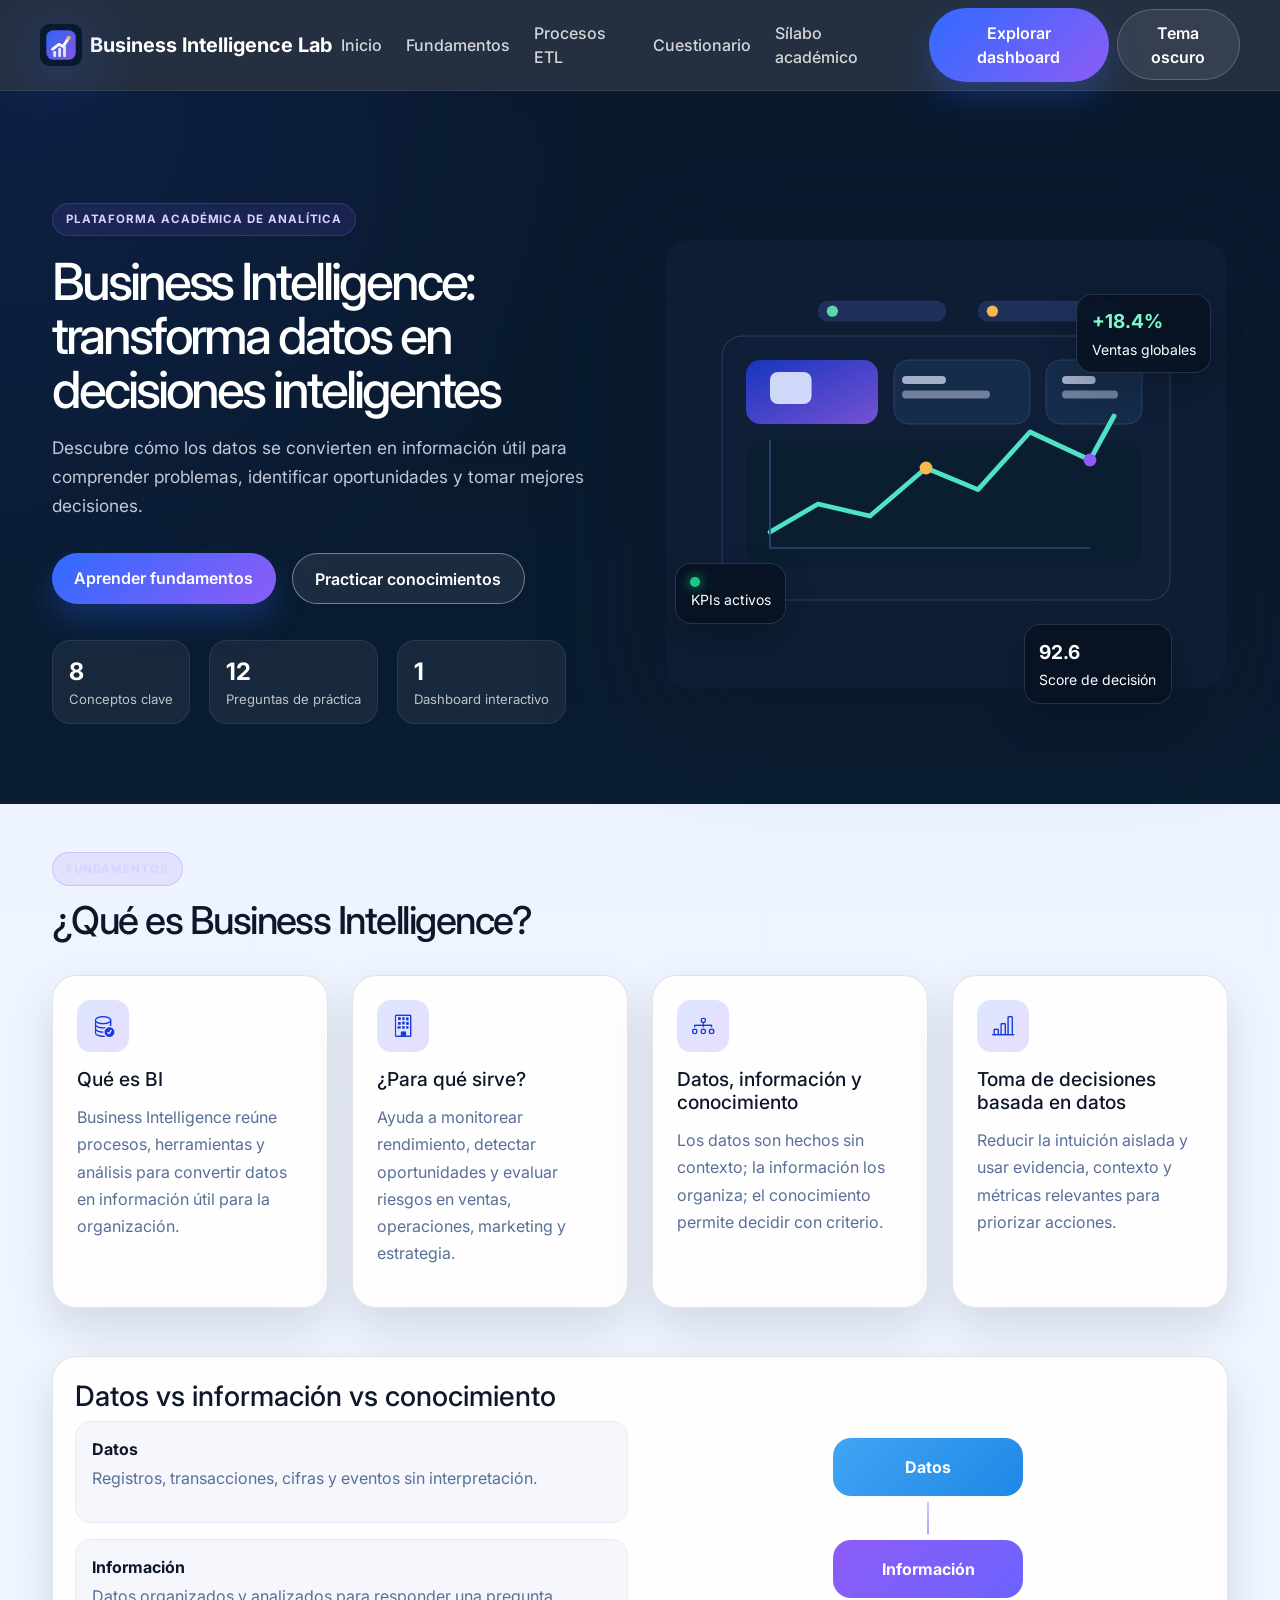
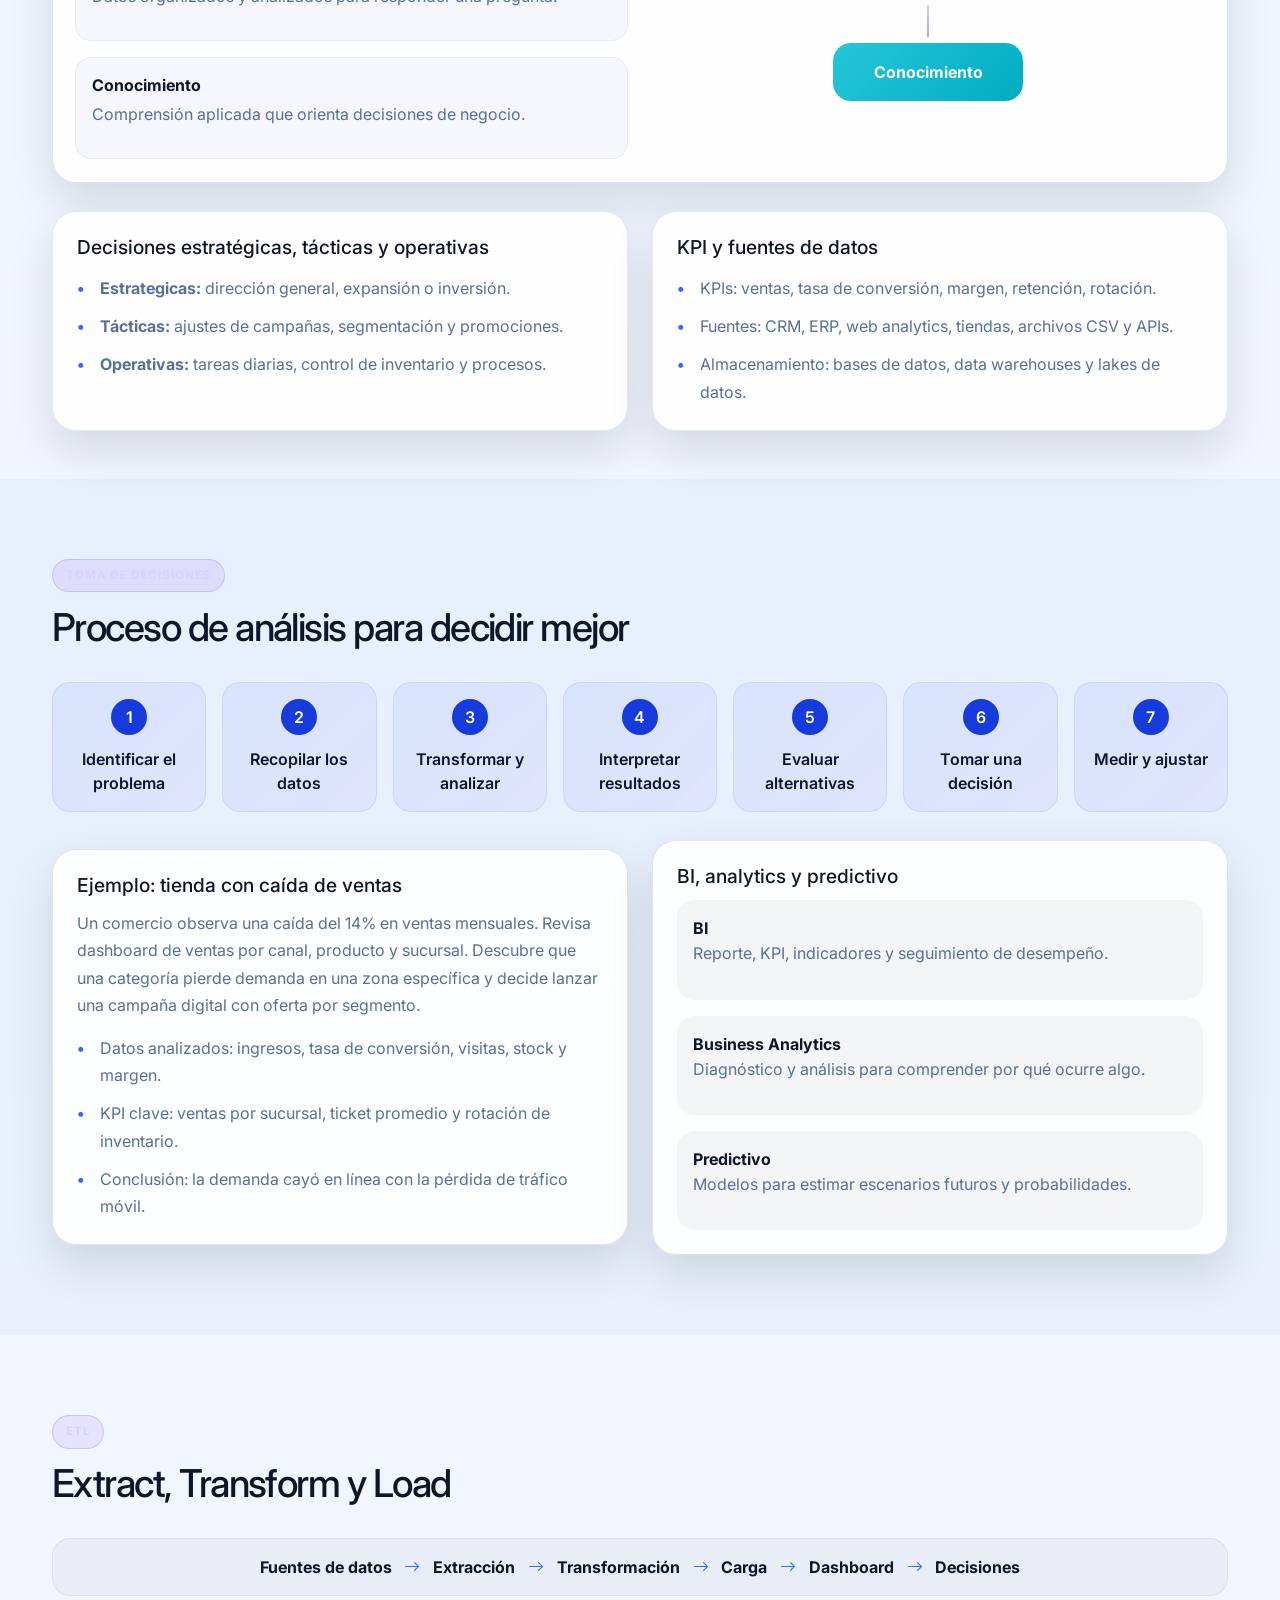
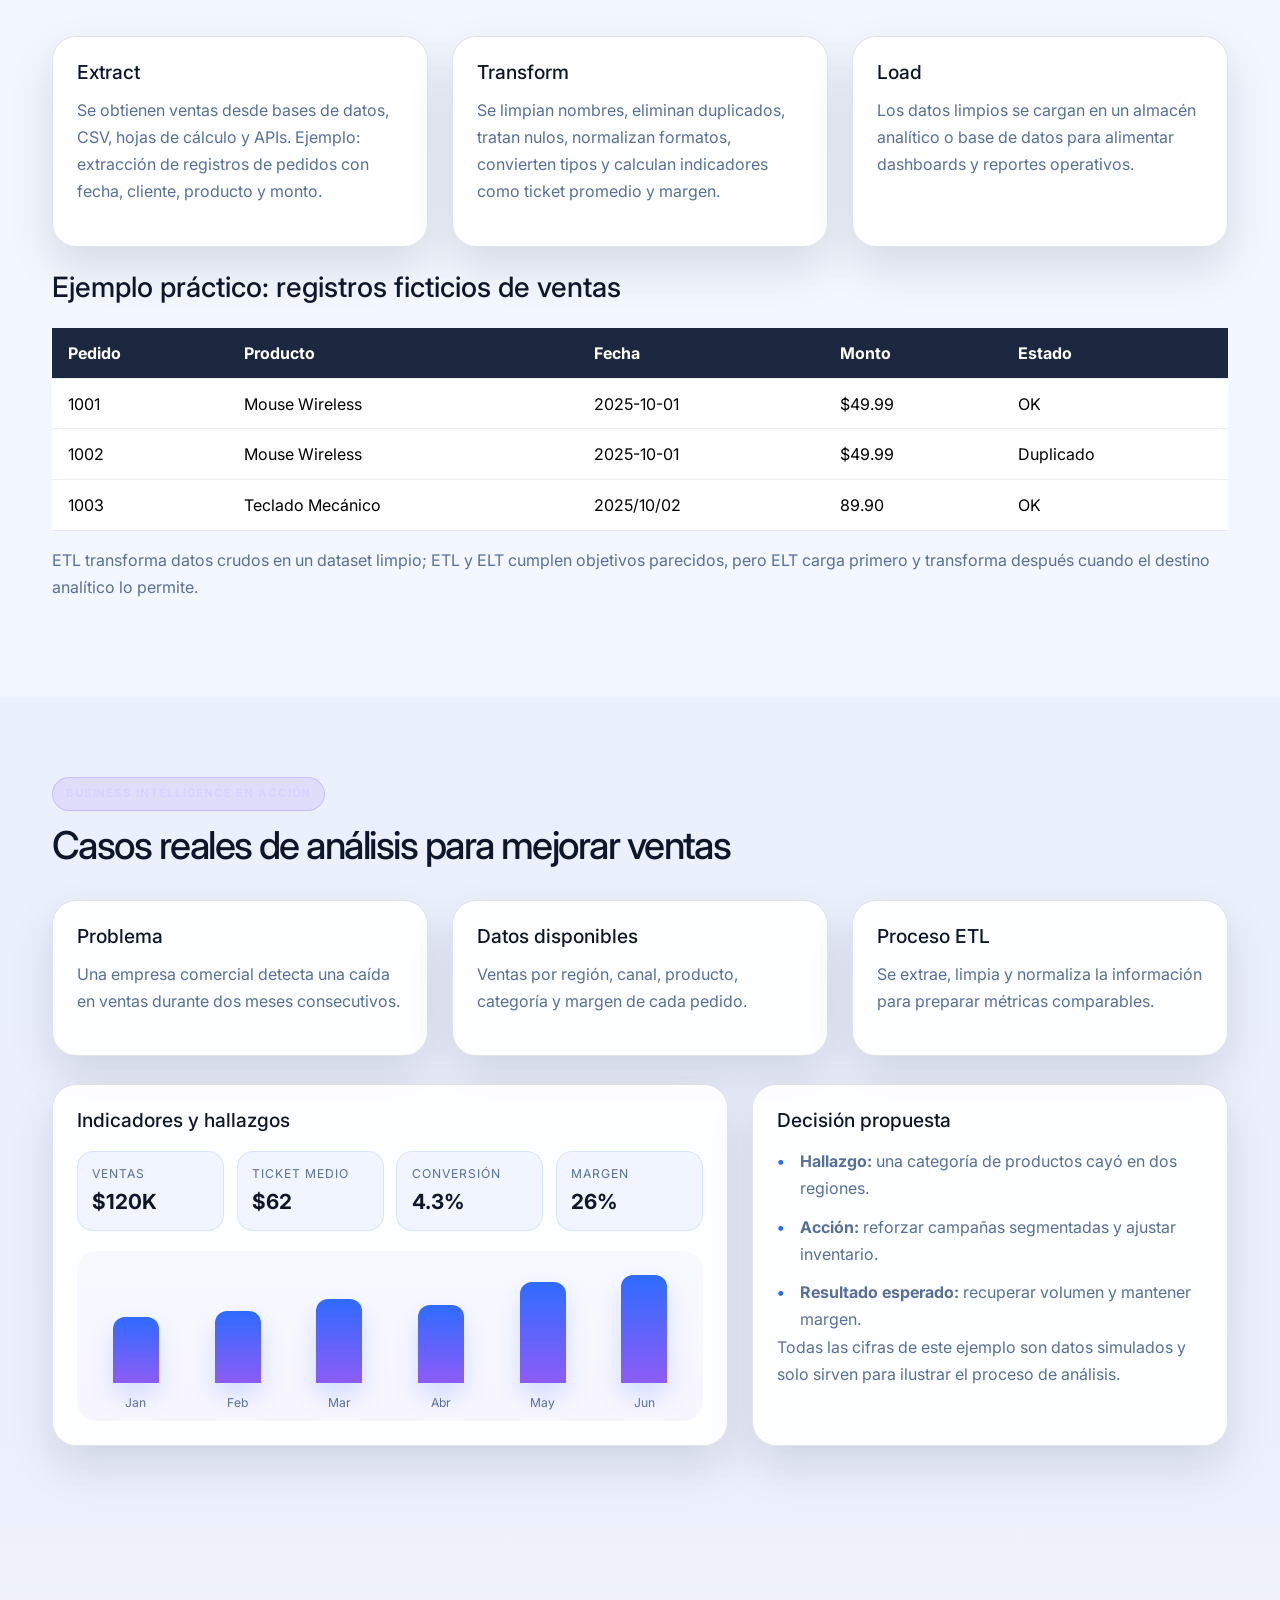
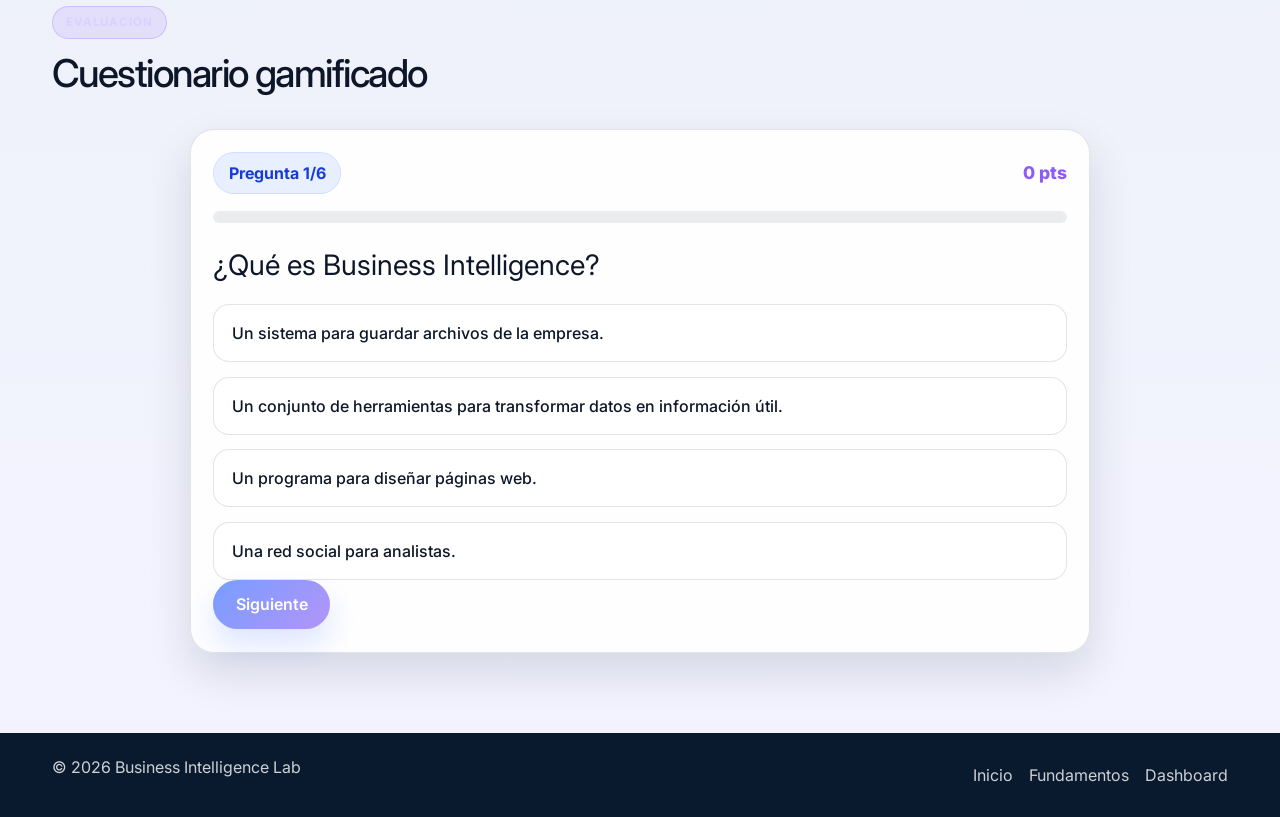
<file: index.html>
<!DOCTYPE html>
<html lang="es">
  <head>
    <meta charset="UTF-8" />
    <meta name="viewport" content="width=device-width, initial-scale=1.0" />
    <meta
      name="description"
      content="Business Intelligence Lab: fundamentos, ETL, toma de decisiones y cuestionario interactivo sobre BI."
    />
    <title>Business Intelligence Lab</title>
    <link rel="preconnect" href="https://fonts.googleapis.com" />
    <link rel="preconnect" href="https://fonts.gstatic.com" crossorigin />
    <link
      href="https://fonts.googleapis.com/css2?family=Inter:wght@400;500;600;700;800;900&display=swap"
      rel="stylesheet"
    />
    <link
      href="https://cdn.jsdelivr.net/npm/bootstrap@5.3.3/dist/css/bootstrap.min.css"
      rel="stylesheet"
    />
    <link
      rel="stylesheet"
      href="https://cdn.jsdelivr.net/npm/bootstrap-icons@1.11.3/font/bootstrap-icons.min.css"
    />
    <link rel="stylesheet" href="css/styles.css" />
  </head>
  <body>
    <header class="topbar sticky-top">
      <nav class="navbar navbar-expand-lg container">
        <a class="navbar-brand d-flex align-items-center gap-2" href="#inicio">
          <img src="img/logo.svg" alt="Business Intelligence Lab" width="42" height="42" />
          <span>Business Intelligence Lab</span>
        </a>
        <button
          class="navbar-toggler"
          type="button"
          data-bs-toggle="collapse"
          data-bs-target="#mainNav"
          aria-controls="mainNav"
          aria-expanded="false"
          aria-label="Mostrar menú"
        >
          <span class="navbar-toggler-icon"></span>
        </button>
        <div class="collapse navbar-collapse" id="mainNav">
          <ul class="navbar-nav ms-auto align-items-lg-center gap-lg-2">
            <li class="nav-item"><a class="nav-link" href="#inicio">Inicio</a></li>
            <li class="nav-item"><a class="nav-link" href="#fundamentos">Fundamentos</a></li>
            <li class="nav-item"><a class="nav-link" href="#etl">Procesos ETL</a></li>
            <li class="nav-item"><a class="nav-link" href="#quiz">Cuestionario</a></li>
            <li class="nav-item"><a class="nav-link" href="silabo.html">Sílabo académico</a></li>
            <li class="nav-item ms-lg-3">
              <a class="btn btn-primary btn-dashboard" href="dashboard.html">Explorar dashboard</a>
            </li>
            <li class="nav-item">
              <button class="theme-toggle" type="button" aria-label="Cambiar tema">Tema oscuro</button>
            </li>
          </ul>
        </div>
      </nav>
    </header>

    <main>
      <section id="inicio" class="hero-section">
        <div class="container">
          <div class="row align-items-center g-5">
            <div class="col-lg-6">
              <div class="eyebrow">Plataforma académica de analítica</div>
              <h1>Business Intelligence: transforma datos en decisiones inteligentes</h1>
              <p>
                Descubre cómo los datos se convierten en información útil para comprender
                problemas, identificar oportunidades y tomar mejores decisiones.
              </p>
              <div class="hero-actions">
                <a class="btn btn-primary" href="#fundamentos">Aprender fundamentos</a>
                <a class="btn btn-outline" href="#quiz">Practicar conocimientos</a>
              </div>
              <div class="hero-metrics">
                <div>
                  <strong>8</strong>
                  <span>Conceptos clave</span>
                </div>
                <div>
                  <strong>12</strong>
                  <span>Preguntas de práctica</span>
                </div>
                <div>
                  <strong>1</strong>
                  <span>Dashboard interactivo</span>
                </div>
              </div>
            </div>
            <div class="col-lg-6">
              <div class="hero-visual">
                <img src="img/hero-bi.svg" alt="Ilustración de análisis de negocios" />
                <div class="floating-card card-one">
                  <span class="trend up">+18.4%</span>
                  <small>Ventas globales</small>
                </div>
                <div class="floating-card card-two">
                  <span class="status-dot"></span>
                  <small>KPIs activos</small>
                </div>
                <div class="floating-card card-three">
                  <span class="metric">92.6</span>
                  <small>Score de decisión</small>
                </div>
              </div>
            </div>
          </div>
        </div>
      </section>

      <section id="fundamentos" class="section py-5">
        <div class="container">
          <div class="section-heading">
            <span class="eyebrow">Fundamentos</span>
            <h2>¿Qué es Business Intelligence?</h2>
          </div>
          <div class="row g-4">
            <div class="col-md-6 col-xl-3">
              <article class="info-card">
                <div class="card-icon"><i class="bi bi-database-check"></i></div>
                <h3>Qué es BI</h3>
                <p>
                  Business Intelligence reúne procesos, herramientas y análisis para convertir
                  datos en información útil para la organización.
                </p>
              </article>
            </div>
            <div class="col-md-6 col-xl-3">
              <article class="info-card">
                <div class="card-icon"><i class="bi bi-building"></i></div>
                <h3>¿Para qué sirve?</h3>
                <p>
                  Ayuda a monitorear rendimiento, detectar oportunidades y evaluar riesgos en
                  ventas, operaciones, marketing y estrategia.
                </p>
              </article>
            </div>
            <div class="col-md-6 col-xl-3">
              <article class="info-card">
                <div class="card-icon"><i class="bi bi-diagram-3"></i></div>
                <h3>Datos, información y conocimiento</h3>
                <p>
                  Los datos son hechos sin contexto; la información los organiza; el
                  conocimiento permite decidir con criterio.
                </p>
              </article>
            </div>
            <div class="col-md-6 col-xl-3">
              <article class="info-card">
                <div class="card-icon"><i class="bi bi-bar-chart-line"></i></div>
                <h3>Toma de decisiones basada en datos</h3>
                <p>
                  Reducir la intuición aislada y usar evidencia, contexto y métricas relevantes
                  para priorizar acciones.
                </p>
              </article>
            </div>
          </div>

          <div class="comparison-panel mt-5">
            <div class="row g-4 align-items-center">
              <div class="col-lg-6">
                <h3>Datos vs información vs conocimiento</h3>
                <div class="comparison-list">
                  <div><span>Datos</span><p>Registros, transacciones, cifras y eventos sin interpretación.</p></div>
                  <div><span>Información</span><p>Datos organizados y analizados para responder una pregunta.</p></div>
                  <div><span>Conocimiento</span><p>Comprensión aplicada que orienta decisiones de negocio.</p></div>
                </div>
              </div>
              <div class="col-lg-6">
                <div class="mini-diagram">
                  <div class="node node-1">Datos</div>
                  <div class="connector"></div>
                  <div class="node node-2">Información</div>
                  <div class="connector"></div>
                  <div class="node node-3">Conocimiento</div>
                </div>
              </div>
            </div>
          </div>

          <div class="row g-4 mt-1">
            <div class="col-lg-6">
              <article class="info-card premium">
                <h3>Decisiones estratégicas, tácticas y operativas</h3>
                <ul class="feature-list">
                  <li><strong>Estrategicas:</strong> dirección general, expansión o inversión.</li>
                  <li><strong>Tácticas:</strong> ajustes de campañas, segmentación y promociones.</li>
                  <li><strong>Operativas:</strong> tareas diarias, control de inventario y procesos.</li>
                </ul>
              </article>
            </div>
            <div class="col-lg-6">
              <article class="info-card premium">
                <h3>KPI y fuentes de datos</h3>
                <ul class="feature-list">
                  <li>KPIs: ventas, tasa de conversión, margen, retención, rotación.</li>
                  <li>Fuentes: CRM, ERP, web analytics, tiendas, archivos CSV y APIs.</li>
                  <li>Almacenamiento: bases de datos, data warehouses y lakes de datos.</li>
                </ul>
              </article>
            </div>
          </div>
        </div>
      </section>

      <section id="toma-decisiones" class="section soft-bg">
        <div class="container">
          <div class="section-heading">
            <span class="eyebrow">Toma de decisiones</span>
            <h2>Proceso de análisis para decidir mejor</h2>
          </div>
          <div class="decision-flow">
            <div class="flow-item"><span>1</span>Identificar el problema</div>
            <div class="flow-item"><span>2</span>Recopilar los datos</div>
            <div class="flow-item"><span>3</span>Transformar y analizar</div>
            <div class="flow-item"><span>4</span>Interpretar resultados</div>
            <div class="flow-item"><span>5</span>Evaluar alternativas</div>
            <div class="flow-item"><span>6</span>Tomar una decisión</div>
            <div class="flow-item"><span>7</span>Medir y ajustar</div>
          </div>

          <div class="row g-4 mt-1 align-items-center">
            <div class="col-lg-6">
              <article class="info-card">
                <h3>Ejemplo: tienda con caída de ventas</h3>
                <p>
                  Un comercio observa una caída del 14% en ventas mensuales. Revisa dashboard de
                  ventas por canal, producto y sucursal. Descubre que una categoría pierde demanda
                  en una zona específica y decide lanzar una campaña digital con oferta por segmento.
                </p>
                <ul class="feature-list compact">
                  <li>Datos analizados: ingresos, tasa de conversión, visitas, stock y margen.</li>
                  <li>KPI clave: ventas por sucursal, ticket promedio y rotación de inventario.</li>
                  <li>Conclusión: la demanda cayó en línea con la pérdida de tráfico móvil.</li>
                </ul>
              </article>
            </div>
            <div class="col-lg-6">
              <article class="info-card">
                <h3>BI, analytics y predictivo</h3>
                <div class="comparison-grid">
                  <div>
                    <strong>BI</strong>
                    <p>Reporte, KPI, indicadores y seguimiento de desempeño.</p>
                  </div>
                  <div>
                    <strong>Business Analytics</strong>
                    <p>Diagnóstico y análisis para comprender por qué ocurre algo.</p>
                  </div>
                  <div>
                    <strong>Predictivo</strong>
                    <p>Modelos para estimar escenarios futuros y probabilidades.</p>
                  </div>
                </div>
              </article>
            </div>
          </div>
        </div>
      </section>

      <section id="etl" class="section">
        <div class="container">
          <div class="section-heading">
            <span class="eyebrow">ETL</span>
            <h2>Extract, Transform y Load</h2>
          </div>
          <div class="etl-flow">
            <span>Fuentes de datos</span>
            <i class="bi bi-arrow-right"></i>
            <span>Extracción</span>
            <i class="bi bi-arrow-right"></i>
            <span>Transformación</span>
            <i class="bi bi-arrow-right"></i>
            <span>Carga</span>
            <i class="bi bi-arrow-right"></i>
            <span>Dashboard</span>
            <i class="bi bi-arrow-right"></i>
            <span>Decisiones</span>
          </div>

          <div class="row g-4 mt-1">
            <div class="col-lg-4">
              <article class="info-card">
                <h3>Extract</h3>
                <p>
                  Se obtienen ventas desde bases de datos, CSV, hojas de cálculo y APIs.
                  Ejemplo: extracción de registros de pedidos con fecha, cliente, producto y monto.
                </p>
              </article>
            </div>
            <div class="col-lg-4">
              <article class="info-card">
                <h3>Transform</h3>
                <p>
                  Se limpian nombres, eliminan duplicados, tratan nulos, normalizan formatos,
                  convierten tipos y calculan indicadores como ticket promedio y margen.
                </p>
              </article>
            </div>
            <div class="col-lg-4">
              <article class="info-card">
                <h3>Load</h3>
                <p>
                  Los datos limpios se cargan en un almacén analítico o base de datos para alimentar
                  dashboards y reportes operativos.
                </p>
              </article>
            </div>
          </div>

          <div class="etl-example mt-4">
            <h3>Ejemplo práctico: registros ficticios de ventas</h3>
            <div class="table-responsive">
              <table class="table table-custom">
                <thead>
                  <tr>
                    <th>Pedido</th>
                    <th>Producto</th>
                    <th>Fecha</th>
                    <th>Monto</th>
                    <th>Estado</th>
                  </tr>
                </thead>
                <tbody>
                  <tr>
                    <td>1001</td>
                    <td>Mouse Wireless</td>
                    <td>2025-10-01</td>
                    <td>$49.99</td>
                    <td>OK</td>
                  </tr>
                  <tr>
                    <td>1002</td>
                    <td>Mouse Wireless</td>
                    <td>2025-10-01</td>
                    <td>$49.99</td>
                    <td>Duplicado</td>
                  </tr>
                  <tr>
                    <td>1003</td>
                    <td>Teclado Mecánico</td>
                    <td>2025/10/02</td>
                    <td>89.90</td>
                    <td>OK</td>
                  </tr>
                </tbody>
              </table>
            </div>
            <p class="etl-note">
              ETL transforma datos crudos en un dataset limpio; ETL y ELT cumplen objetivos parecidos,
              pero ELT carga primero y transforma después cuando el destino analítico lo permite.
            </p>
          </div>
        </div>
      </section>

      <section id="caso" class="section soft-bg">
        <div class="container">
          <div class="section-heading">
            <span class="eyebrow">Business Intelligence en acción</span>
            <h2>Casos reales de análisis para mejorar ventas</h2>
          </div>
          <div class="row g-4">
            <div class="col-xl-4">
              <article class="case-card">
                <h3>Problema</h3>
                <p>Una empresa comercial detecta una caída en ventas durante dos meses consecutivos.</p>
              </article>
            </div>
            <div class="col-xl-4">
              <article class="case-card">
                <h3>Datos disponibles</h3>
                <p>Ventas por región, canal, producto, categoría y margen de cada pedido.</p>
              </article>
            </div>
            <div class="col-xl-4">
              <article class="case-card">
                <h3>Proceso ETL</h3>
                <p>Se extrae, limpia y normaliza la información para preparar métricas comparables.</p>
              </article>
            </div>
          </div>

          <div class="row g-4 mt-1">
            <div class="col-lg-7">
              <article class="info-card">
                <h3>Indicadores y hallazgos</h3>
                <div class="metric-row">
                  <div class="metric-pill"><span>Ventas</span><strong>$120K</strong></div>
                  <div class="metric-pill"><span>Ticket medio</span><strong>$62</strong></div>
                  <div class="metric-pill"><span>Conversión</span><strong>4.3%</strong></div>
                  <div class="metric-pill"><span>Margen</span><strong>26%</strong></div>
                </div>
                <div class="sales-bars" aria-label="Ventas por mes, datos simulados">
                  <div class="bar-group"><span class="bar" style="height: 48%"></span><label>Jan</label></div>
                  <div class="bar-group"><span class="bar" style="height: 52%"></span><label>Feb</label></div>
                  <div class="bar-group"><span class="bar" style="height: 61%"></span><label>Mar</label></div>
                  <div class="bar-group"><span class="bar" style="height: 57%"></span><label>Abr</label></div>
                  <div class="bar-group"><span class="bar" style="height: 73%"></span><label>May</label></div>
                  <div class="bar-group"><span class="bar" style="height: 80%"></span><label>Jun</label></div>
                </div>
              </article>
            </div>
            <div class="col-lg-5">
              <article class="info-card">
                <h3>Decisión propuesta</h3>
                <ul class="feature-list compact">
                  <li><strong>Hallazgo:</strong> una categoría de productos cayó en dos regiones.</li>
                  <li><strong>Acción:</strong> reforzar campañas segmentadas y ajustar inventario.</li>
                  <li><strong>Resultado esperado:</strong> recuperar volumen y mantener margen.</li>
                </ul>
                <p class="simulated-note">
                  Todas las cifras de este ejemplo son datos simulados y solo sirven para ilustrar el
                  proceso de análisis.
                </p>
              </article>
            </div>
          </div>
        </div>
      </section>

      <section id="quiz" class="section quiz-section">
        <div class="container">
          <div class="section-heading">
            <span class="eyebrow">Evaluación</span>
            <h2>Cuestionario gamificado</h2>
          </div>
          <div id="quiz-app" class="quiz-shell">
            <div class="quiz-topbar">
              <div class="quiz-badge" id="quiz-step-indicator">Pregunta 1/12</div>
              <div class="quiz-score" id="score-display">0 pts</div>
            </div>
            <div class="quiz-progress">
              <div id="quiz-progress-bar" class="quiz-progress-bar"></div>
            </div>
            <div class="quiz-body">
              <div id="quiz-question" class="quiz-question"></div>
              <div id="quiz-options" class="quiz-options" aria-live="polite"></div>
              <div id="quiz-feedback" class="quiz-feedback hidden" aria-live="polite"></div>
            </div>
            <div class="quiz-actions">
              <button id="quiz-next-btn" class="btn btn-primary" type="button" disabled>
                Siguiente
              </button>
              <button id="quiz-reset-btn" class="btn btn-outline hidden" type="button">
                Reiniciar
              </button>
            </div>
            <div id="quiz-summary" class="quiz-summary hidden"></div>
          </div>
        </div>
      </section>
    </main>

    <footer class="site-footer">
      <div class="container d-flex flex-column flex-md-row justify-content-between align-items-center gap-3">
        <p>© <span data-year></span> Business Intelligence Lab</p>
        <div class="footer-links">
          <a href="#inicio">Inicio</a>
          <a href="#fundamentos">Fundamentos</a>
          <a href="dashboard.html">Dashboard</a>
        </div>
      </div>
    </footer>

    <script src="https://cdn.jsdelivr.net/npm/bootstrap@5.3.3/dist/js/bootstrap.bundle.min.js"></script>
    <script src="js/main.js" defer></script>
    <script src="js/quiz.js" defer></script>
  </body>
</html>
</file>
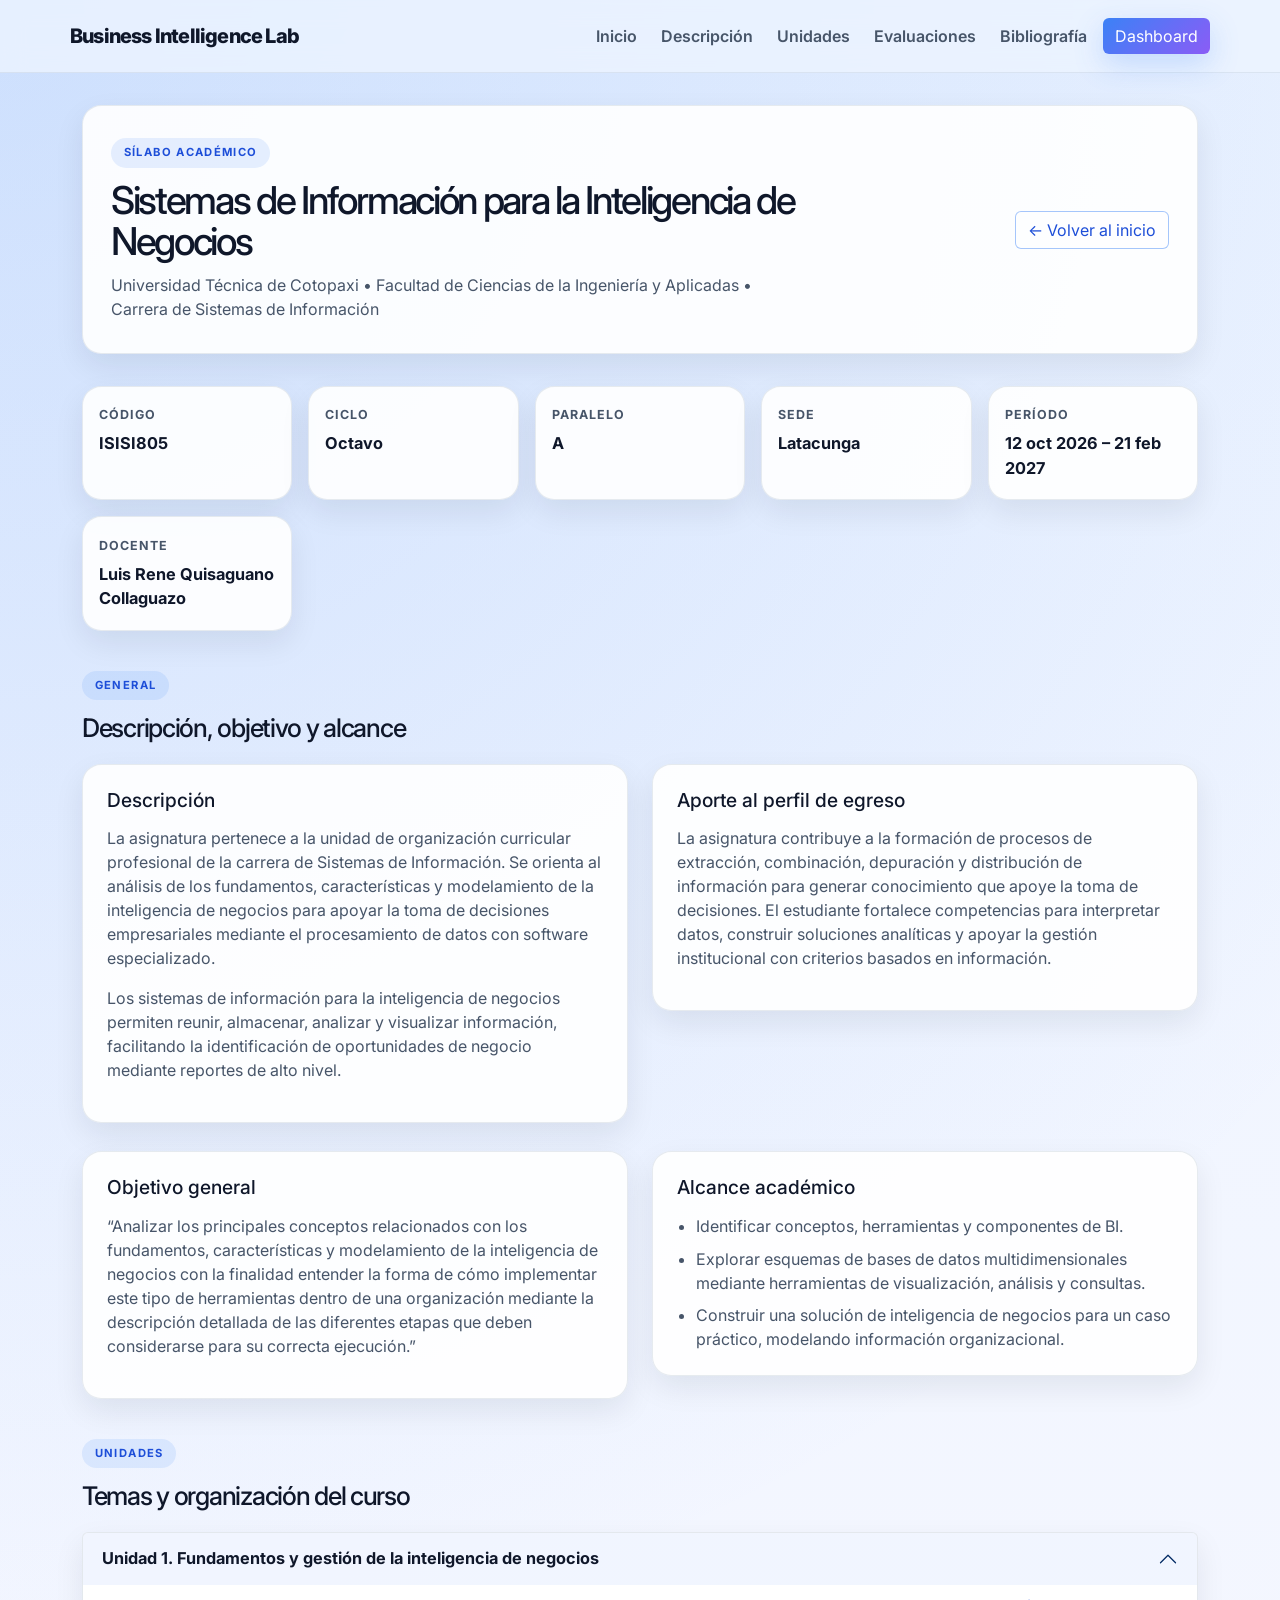
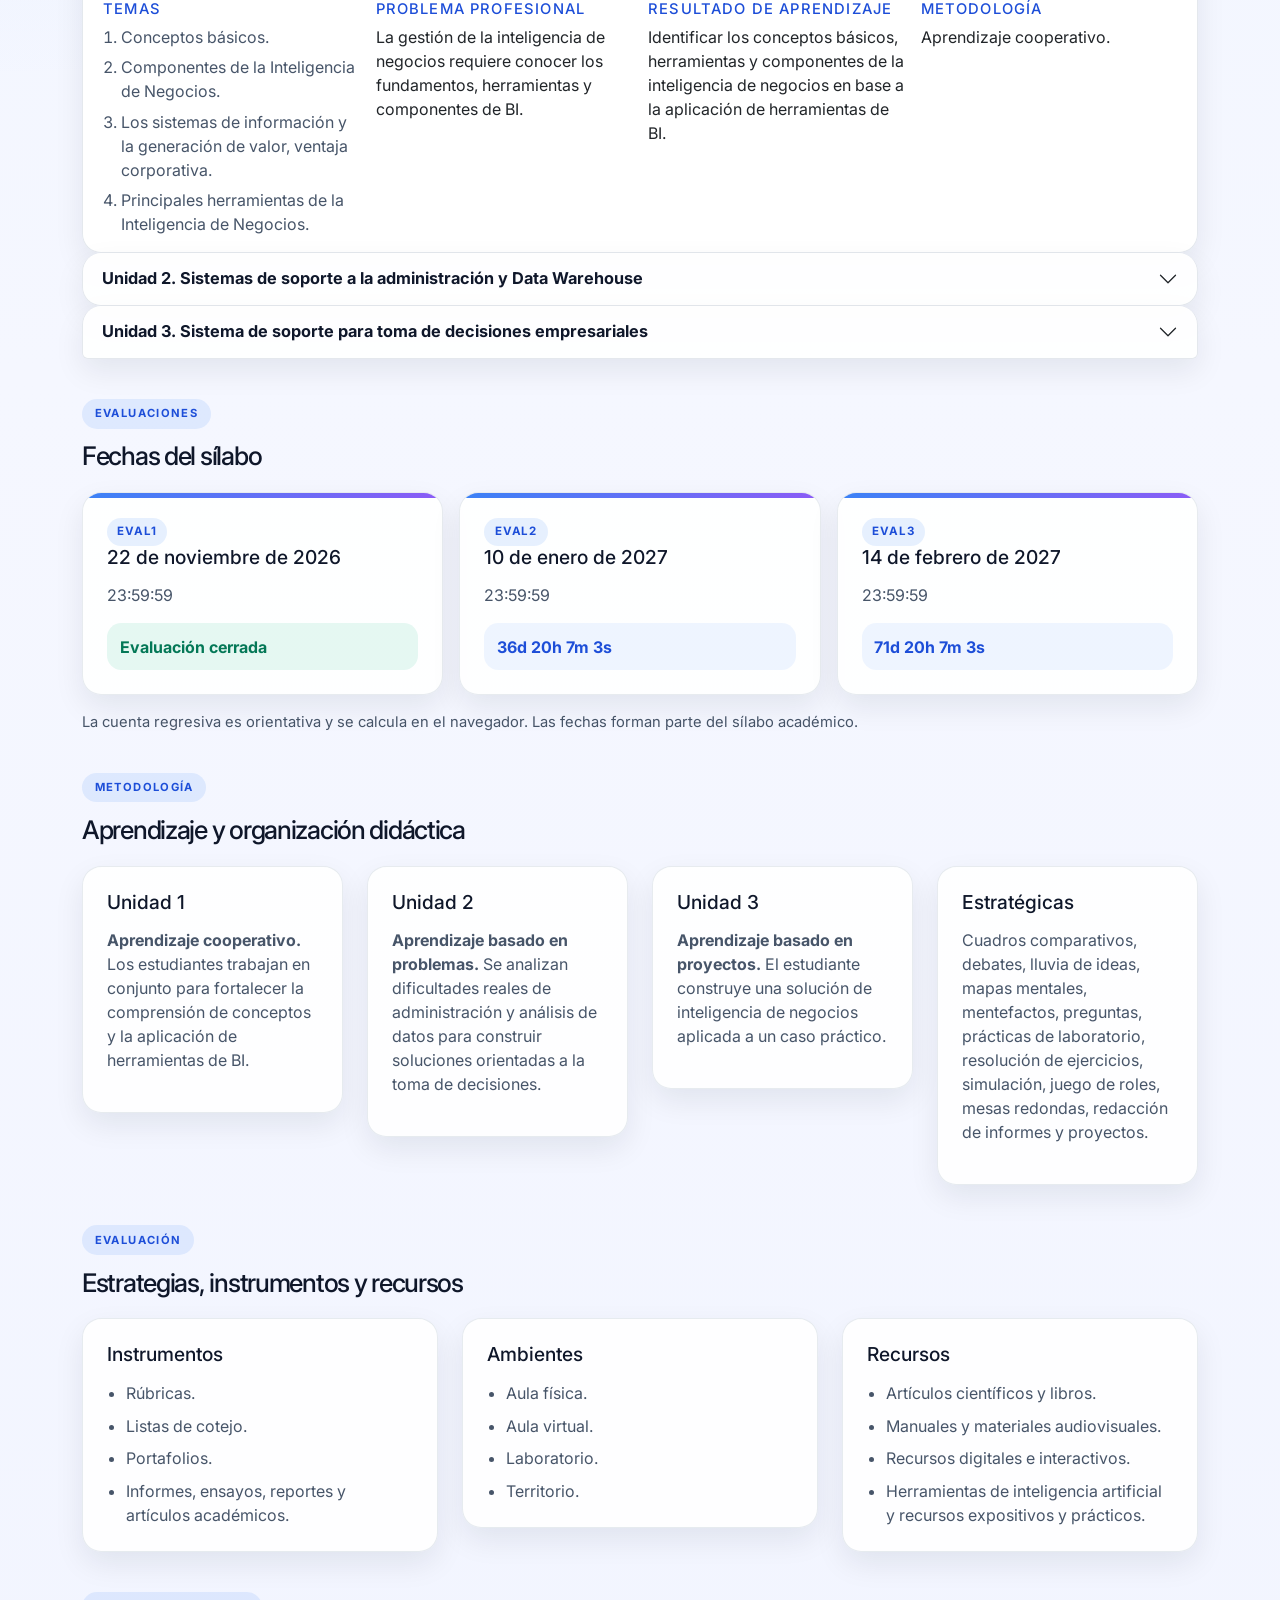
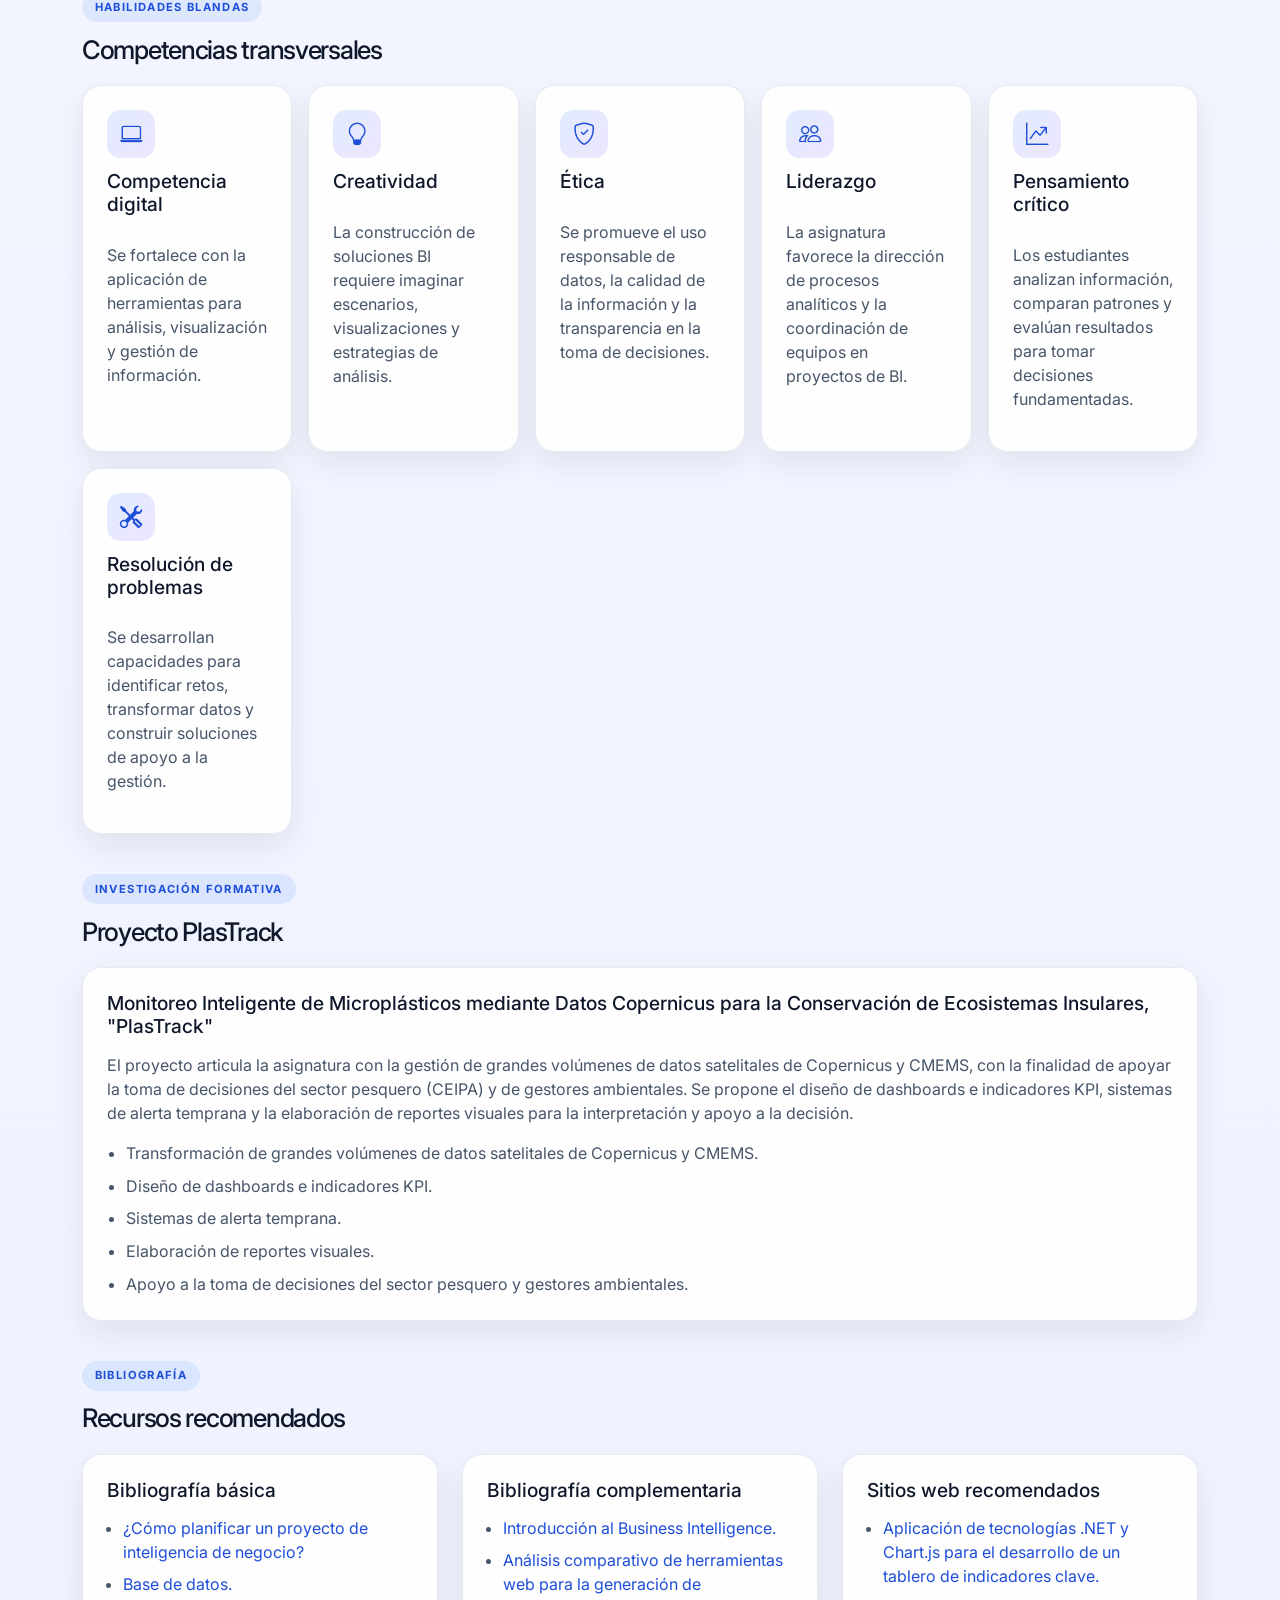
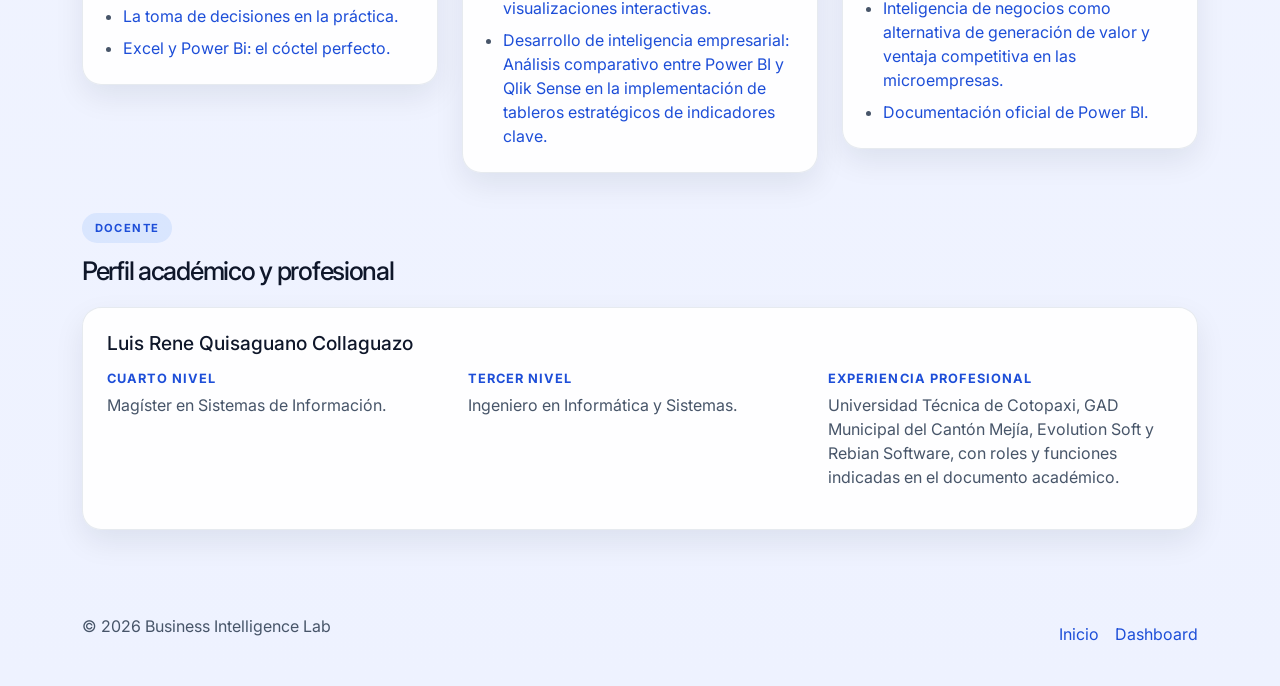
<file: silabo.html>
<!DOCTYPE html>
<html lang="es">
  <head>
    <meta charset="UTF-8" />
    <meta name="viewport" content="width=device-width, initial-scale=1.0" />
    <meta
      name="description"
      content="Sílabo académico de Sistemas de Información para la Inteligencia de Negocios - Universidad Técnica de Cotopaxi."
    />
    <title>Sílabo académico | Sistemas de Información para la Inteligencia de Negocios</title>
    <link rel="preconnect" href="https://fonts.googleapis.com" />
    <link rel="preconnect" href="https://fonts.gstatic.com" crossorigin />
    <link
      href="https://fonts.googleapis.com/css2?family=Inter:wght@400;500;600;700;800;900&display=swap"
      rel="stylesheet"
    />
    <link
      href="https://cdn.jsdelivr.net/npm/bootstrap@5.3.3/dist/css/bootstrap.min.css"
      rel="stylesheet"
    />
    <link
      rel="stylesheet"
      href="https://cdn.jsdelivr.net/npm/bootstrap-icons@1.11.3/font/bootstrap-icons.min.css"
    />
    <link rel="stylesheet" href="css/silabo.css" />
  </head>
  <body class="silabo-body">
    <header class="silabo-header">
      <nav class="navbar navbar-expand-lg container py-3">
        <a class="navbar-brand" href="index.html">Business Intelligence Lab</a>
        <button
          class="navbar-toggler"
          type="button"
          data-bs-toggle="collapse"
          data-bs-target="#silaboNav"
          aria-controls="silaboNav"
          aria-expanded="false"
          aria-label="Mostrar menú"
        >
          <span class="navbar-toggler-icon"></span>
        </button>
        <div class="collapse navbar-collapse" id="silaboNav">
          <ul class="navbar-nav ms-auto align-items-lg-center gap-lg-2">
            <li class="nav-item"><a class="nav-link" href="index.html">Inicio</a></li>
            <li class="nav-item"><a class="nav-link" href="#descripcion">Descripción</a></li>
            <li class="nav-item"><a class="nav-link" href="#unidades">Unidades</a></li>
            <li class="nav-item"><a class="nav-link" href="#evaluaciones">Evaluaciones</a></li>
            <li class="nav-item"><a class="nav-link" href="#bibliografia">Bibliografía</a></li>
            <li class="nav-item"><a class="btn btn-primary" href="dashboard.html">Dashboard</a></li>
          </ul>
        </div>
      </nav>
    </header>

    <main class="container silabo-main">
      <section class="page-hero card-panel">
        <div class="row align-items-center g-4">
          <div class="col-lg-8">
            <span class="eyebrow">Sílabo académico</span>
            <h1>Sistemas de Información para la Inteligencia de Negocios</h1>
            <p>
              Universidad Técnica de Cotopaxi • Facultad de Ciencias de la Ingeniería y Aplicadas •
              Carrera de Sistemas de Información
            </p>
          </div>
          <div class="col-lg-4 text-lg-end">
            <a class="btn btn-outline-primary" href="index.html">← Volver al inicio</a>
          </div>
        </div>
      </section>

      <section class="meta-grid">
        <article class="meta-card card-panel">
          <span>Código</span>
          <strong>ISISI805</strong>
        </article>
        <article class="meta-card card-panel">
          <span>Ciclo</span>
          <strong>Octavo</strong>
        </article>
        <article class="meta-card card-panel">
          <span>Paralelo</span>
          <strong>A</strong>
        </article>
        <article class="meta-card card-panel">
          <span>Sede</span>
          <strong>Latacunga</strong>
        </article>
        <article class="meta-card card-panel">
          <span>Período</span>
          <strong>12 oct 2026 – 21 feb 2027</strong>
        </article>
        <article class="meta-card card-panel">
          <span>Docente</span>
          <strong>Luis Rene Quisaguano Collaguazo</strong>
        </article>
      </section>

      <section id="descripcion" class="content-section">
        <div class="section-heading">
          <span class="eyebrow">General</span>
          <h2>Descripción, objetivo y alcance</h2>
        </div>

        <div class="row g-4">
          <div class="col-lg-6">
            <article class="info-card card-panel">
              <h3>Descripción</h3>
              <p>
                La asignatura pertenece a la unidad de organización curricular profesional de la
                carrera de Sistemas de Información. Se orienta al análisis de los fundamentos,
                características y modelamiento de la inteligencia de negocios para apoyar la toma de
                decisiones empresariales mediante el procesamiento de datos con software
                especializado.
              </p>
              <p>
                Los sistemas de información para la inteligencia de negocios permiten reunir,
                almacenar, analizar y visualizar información, facilitando la identificación de
                oportunidades de negocio mediante reportes de alto nivel.
              </p>
            </article>
          </div>
          <div class="col-lg-6">
            <article class="info-card card-panel">
              <h3>Aporte al perfil de egreso</h3>
              <p>
                La asignatura contribuye a la formación de procesos de extracción, combinación,
                depuración y distribución de información para generar conocimiento que apoye la toma
                de decisiones. El estudiante fortalece competencias para interpretar datos,
                construir soluciones analíticas y apoyar la gestión institucional con criterios
                basados en información.
              </p>
            </article>
          </div>
        </div>

        <div class="row g-4 mt-1">
          <div class="col-lg-6">
            <article class="info-card card-panel">
              <h3>Objetivo general</h3>
              <p>
                “Analizar los principales conceptos relacionados con los fundamentos,
                características y modelamiento de la inteligencia de negocios con la finalidad
                entender la forma de cómo implementar este tipo de herramientas dentro de una
                organización mediante la descripción detallada de las diferentes etapas que deben
                considerarse para su correcta ejecución.”
              </p>
            </article>
          </div>
          <div class="col-lg-6">
            <article class="info-card card-panel">
              <h3>Alcance académico</h3>
              <ul class="feature-list">
                <li>Identificar conceptos, herramientas y componentes de BI.</li>
                <li>Explorar esquemas de bases de datos multidimensionales mediante herramientas de visualización, análisis y consultas.</li>
                <li>Construir una solución de inteligencia de negocios para un caso práctico, modelando información organizacional.</li>
              </ul>
            </article>
          </div>
        </div>
      </section>

      <section id="unidades" class="content-section">
        <div class="section-heading">
          <span class="eyebrow">Unidades</span>
          <h2>Temas y organización del curso</h2>
        </div>

        <div class="accordion" id="unitAccordion">
          <div class="accordion-item card-panel">
            <h3 class="accordion-header">
              <button class="accordion-button" type="button" data-bs-toggle="collapse" data-bs-target="#unit1" aria-expanded="true">
                Unidad 1. Fundamentos y gestión de la inteligencia de negocios
              </button>
            </h3>
            <div id="unit1" class="accordion-collapse collapse show" data-bs-parent="#unitAccordion">
              <div class="accordion-body">
                <div class="unit-details">
                  <div>
                    <h4>Temas</h4>
                    <ol>
                      <li>Conceptos básicos.</li>
                      <li>Componentes de la Inteligencia de Negocios.</li>
                      <li>Los sistemas de información y la generación de valor, ventaja corporativa.</li>
                      <li>Principales herramientas de la Inteligencia de Negocios.</li>
                    </ol>
                  </div>
                  <div>
                    <h4>Problema profesional</h4>
                    <p>La gestión de la inteligencia de negocios requiere conocer los fundamentos, herramientas y componentes de BI.</p>
                  </div>
                  <div>
                    <h4>Resultado de aprendizaje</h4>
                    <p>Identificar los conceptos básicos, herramientas y componentes de la inteligencia de negocios en base a la aplicación de herramientas de BI.</p>
                  </div>
                  <div>
                    <h4>Metodología</h4>
                    <p>Aprendizaje cooperativo.</p>
                  </div>
                </div>
              </div>
            </div>
          </div>

          <div class="accordion-item card-panel">
            <h3 class="accordion-header">
              <button class="accordion-button collapsed" type="button" data-bs-toggle="collapse" data-bs-target="#unit2" aria-expanded="false">
                Unidad 2. Sistemas de soporte a la administración y Data Warehouse
              </button>
            </h3>
            <div id="unit2" class="accordion-collapse collapse" data-bs-parent="#unitAccordion">
              <div class="accordion-body">
                <div class="unit-details">
                  <div>
                    <h4>Temas</h4>
                    <ol>
                      <li>Variables de medición y análisis.</li>
                      <li>Data Warehouse.</li>
                      <li>Sistemas de gestión del conocimiento.</li>
                      <li>Patrones: evaluación, interpretación y visualización.</li>
                    </ol>
                  </div>
                  <div>
                    <h4>Problema profesional</h4>
                    <p>Dificultad para analizar el uso de bases de datos multidimensionales para la toma de decisiones.</p>
                  </div>
                  <div>
                    <h4>Resultado de aprendizaje</h4>
                    <p>Explotar los esquemas de bases de datos multidimensionales utilizando herramientas de visualización, análisis y consultas, cumpliendo con una adecuada administración.</p>
                  </div>
                  <div>
                    <h4>Metodología</h4>
                    <p>Aprendizaje basado en problemas.</p>
                  </div>
                </div>
              </div>
            </div>
          </div>

          <div class="accordion-item card-panel">
            <h3 class="accordion-header">
              <button class="accordion-button collapsed" type="button" data-bs-toggle="collapse" data-bs-target="#unit3" aria-expanded="false">
                Unidad 3. Sistema de soporte para toma de decisiones empresariales
              </button>
            </h3>
            <div id="unit3" class="accordion-collapse collapse" data-bs-parent="#unitAccordion">
              <div class="accordion-body">
                <div class="unit-details">
                  <div>
                    <h4>Temas</h4>
                    <ol>
                      <li>Vistas multidimensionales (hipercubos de datos).</li>
                      <li>Procesos ETL.</li>
                      <li>Reporteadores.</li>
                      <li>Alertas, tableros de control (dashboards) e indicadores clave de desempeño (KPI).</li>
                      <li>Aspectos técnicos del proyecto.</li>
                    </ol>
                  </div>
                  <div>
                    <h4>Problema profesional</h4>
                    <p>La evaluación de los objetivos de negocio conlleva la implementación de procesos para la organización de grandes cantidades de datos.</p>
                  </div>
                  <div>
                    <h4>Resultado de aprendizaje</h4>
                    <p>Construir una solución de inteligencia de negocios para un caso práctico, modelando la información organizacional.</p>
                  </div>
                  <div>
                    <h4>Metodología</h4>
                    <p>Aprendizaje basado en proyectos.</p>
                  </div>
                </div>
              </div>
            </div>
          </div>
        </div>
      </section>

      <section id="evaluaciones" class="content-section">
        <div class="section-heading">
          <span class="eyebrow">Evaluaciones</span>
          <h2>Fechas del sílabo</h2>
        </div>

        <div class="timeline-grid">
          <article class="timeline-card card-panel eval-card" data-date="2026-11-22T23:59:59">
            <span class="eval-tag">EVAL1</span>
            <h3>22 de noviembre de 2026</h3>
            <p>23:59:59</p>
            <div class="countdown" data-target="2026-11-22T23:59:59">Calculando…</div>
          </article>
          <article class="timeline-card card-panel eval-card" data-date="2027-01-10T23:59:59">
            <span class="eval-tag">EVAL2</span>
            <h3>10 de enero de 2027</h3>
            <p>23:59:59</p>
            <div class="countdown" data-target="2027-01-10T23:59:59">Calculando…</div>
          </article>
          <article class="timeline-card card-panel eval-card" data-date="2027-02-14T23:59:59">
            <span class="eval-tag">EVAL3</span>
            <h3>14 de febrero de 2027</h3>
            <p>23:59:59</p>
            <div class="countdown" data-target="2027-02-14T23:59:59">Calculando…</div>
          </article>
        </div>
        <p class="timeline-note">
          La cuenta regresiva es orientativa y se calcula en el navegador. Las fechas forman parte del sílabo académico.
        </p>
      </section>

      <section class="content-section">
        <div class="section-heading">
          <span class="eyebrow">Metodología</span>
          <h2>Aprendizaje y organización didáctica</h2>
        </div>

        <div class="row g-4">
          <div class="col-md-6 col-xl-3">
            <article class="info-card card-panel">
              <h3>Unidad 1</h3>
              <p><strong>Aprendizaje cooperativo.</strong> Los estudiantes trabajan en conjunto para fortalecer la comprensión de conceptos y la aplicación de herramientas de BI.</p>
            </article>
          </div>
          <div class="col-md-6 col-xl-3">
            <article class="info-card card-panel">
              <h3>Unidad 2</h3>
              <p><strong>Aprendizaje basado en problemas.</strong> Se analizan dificultades reales de administración y análisis de datos para construir soluciones orientadas a la toma de decisiones.</p>
            </article>
          </div>
          <div class="col-md-6 col-xl-3">
            <article class="info-card card-panel">
              <h3>Unidad 3</h3>
              <p><strong>Aprendizaje basado en proyectos.</strong> El estudiante construye una solución de inteligencia de negocios aplicada a un caso práctico.</p>
            </article>
          </div>
          <div class="col-md-6 col-xl-3">
            <article class="info-card card-panel">
              <h3>Estratégicas</h3>
              <p>Cuadros comparativos, debates, lluvia de ideas, mapas mentales, mentefactos, preguntas, prácticas de laboratorio, resolución de ejercicios, simulación, juego de roles, mesas redondas, redacción de informes y proyectos.</p>
            </article>
          </div>
        </div>
      </section>

      <section class="content-section">
        <div class="section-heading">
          <span class="eyebrow">Evaluación</span>
          <h2>Estrategias, instrumentos y recursos</h2>
        </div>

        <div class="row g-4">
          <div class="col-lg-4">
            <article class="info-card card-panel">
              <h3>Instrumentos</h3>
              <ul class="feature-list">
                <li>Rúbricas.</li>
                <li>Listas de cotejo.</li>
                <li>Portafolios.</li>
                <li>Informes, ensayos, reportes y artículos académicos.</li>
              </ul>
            </article>
          </div>
          <div class="col-lg-4">
            <article class="info-card card-panel">
              <h3>Ambientes</h3>
              <ul class="feature-list">
                <li>Aula física.</li>
                <li>Aula virtual.</li>
                <li>Laboratorio.</li>
                <li>Territorio.</li>
              </ul>
            </article>
          </div>
          <div class="col-lg-4">
            <article class="info-card card-panel">
              <h3>Recursos</h3>
              <ul class="feature-list">
                <li>Artículos científicos y libros.</li>
                <li>Manuales y materiales audiovisuales.</li>
                <li>Recursos digitales e interactivos.</li>
                <li>Herramientas de inteligencia artificial y recursos expositivos y prácticos.</li>
              </ul>
            </article>
          </div>
        </div>
      </section>

      <section class="content-section">
        <div class="section-heading">
          <span class="eyebrow">Habilidades blandas</span>
          <h2>Competencias transversales</h2>
        </div>

        <div class="skills-grid">
          <article class="skill-card card-panel">
            <div class="skill-icon"><i class="bi bi-laptop"></i></div>
            <h3>Competencia digital</h3>
            <p>Se fortalece con la aplicación de herramientas para análisis, visualización y gestión de información.</p>
          </article>
          <article class="skill-card card-panel">
            <div class="skill-icon"><i class="bi bi-lightbulb"></i></div>
            <h3>Creatividad</h3>
            <p>La construcción de soluciones BI requiere imaginar escenarios, visualizaciones y estrategias de análisis.</p>
          </article>
          <article class="skill-card card-panel">
            <div class="skill-icon"><i class="bi bi-shield-check"></i></div>
            <h3>Ética</h3>
            <p>Se promueve el uso responsable de datos, la calidad de la información y la transparencia en la toma de decisiones.</p>
          </article>
          <article class="skill-card card-panel">
            <div class="skill-icon"><i class="bi bi-people"></i></div>
            <h3>Liderazgo</h3>
            <p>La asignatura favorece la dirección de procesos analíticos y la coordinación de equipos en proyectos de BI.</p>
          </article>
          <article class="skill-card card-panel">
            <div class="skill-icon"><i class="bi bi-graph-up-arrow"></i></div>
            <h3>Pensamiento crítico</h3>
            <p>Los estudiantes analizan información, comparan patrones y evalúan resultados para tomar decisiones fundamentadas.</p>
          </article>
          <article class="skill-card card-panel">
            <div class="skill-icon"><i class="bi bi-tools"></i></div>
            <h3>Resolución de problemas</h3>
            <p>Se desarrollan capacidades para identificar retos, transformar datos y construir soluciones de apoyo a la gestión.</p>
          </article>
        </div>
      </section>

      <section class="content-section">
        <div class="section-heading">
          <span class="eyebrow">Investigación formativa</span>
          <h2>Proyecto PlasTrack</h2>
        </div>

        <article class="project-card card-panel">
          <h3>Monitoreo Inteligente de Microplásticos mediante Datos Copernicus para la Conservación de Ecosistemas Insulares, "PlasTrack"</h3>
          <p>
            El proyecto articula la asignatura con la gestión de grandes volúmenes de datos satelitales
            de Copernicus y CMEMS, con la finalidad de apoyar la toma de decisiones del sector pesquero
            (CEIPA) y de gestores ambientales. Se propone el diseño de dashboards e indicadores KPI,
            sistemas de alerta temprana y la elaboración de reportes visuales para la interpretación y
            apoyo a la decisión.
          </p>
          <ul class="feature-list">
            <li>Transformación de grandes volúmenes de datos satelitales de Copernicus y CMEMS.</li>
            <li>Diseño de dashboards e indicadores KPI.</li>
            <li>Sistemas de alerta temprana.</li>
            <li>Elaboración de reportes visuales.</li>
            <li>Apoyo a la toma de decisiones del sector pesquero y gestores ambientales.</li>
          </ul>
        </article>
      </section>

      <section id="bibliografia" class="content-section">
        <div class="section-heading">
          <span class="eyebrow">Bibliografía</span>
          <h2>Recursos recomendados</h2>
        </div>

        <div class="row g-4">
          <div class="col-lg-4">
            <article class="resource-card card-panel">
              <h3>Bibliografía básica</h3>
              <ul>
                <li><a href="https://elibro.net/es/lc/utcotopaxi/titulos/58548" target="_blank" rel="noopener noreferrer">¿Cómo planificar un proyecto de inteligencia de negocio?</a></li>
                <li><a href="https://elibro.net/es/lc/utcotopaxi/titulos/121283" target="_blank" rel="noopener noreferrer">Base de datos.</a></li>
                <li><a href="https://elibro.net/es/lc/utcotopaxi/titulos/227386" target="_blank" rel="noopener noreferrer">La toma de decisiones en la práctica.</a></li>
                <li><a href="https://elibro.net/es/lc/utcotopaxi/titulos/282827" target="_blank" rel="noopener noreferrer">Excel y Power Bi: el cóctel perfecto.</a></li>
              </ul>
            </article>
          </div>
          <div class="col-lg-4">
            <article class="resource-card card-panel">
              <h3>Bibliografía complementaria</h3>
              <ul>
                <li><a href="http://cursos.yura.website/wp-content/uploads/2020/03/Introduccion_al_Business_Intelligence.pdf" target="_blank" rel="noopener noreferrer">Introducción al Business Intelligence.</a></li>
                <li><a href="https://dialnet.unirioja.es/servlet/articulo?codigo=10387164" target="_blank" rel="noopener noreferrer">Análisis comparativo de herramientas web para la generación de visualizaciones interactivas.</a></li>
                <li><a href="http://technologyrain.com.ar/index.php/trj/article/view/30" target="_blank" rel="noopener noreferrer">Desarrollo de inteligencia empresarial: Análisis comparativo entre Power BI y Qlik Sense en la implementación de tableros estratégicos de indicadores clave.</a></li>
              </ul>
            </article>
          </div>
          <div class="col-lg-4">
            <article class="resource-card card-panel">
              <h3>Sitios web recomendados</h3>
              <ul>
                <li><a href="https://ecuciencia.utc.edu.ec/media/articulo/articulo-005-corregido.pdf" target="_blank" rel="noopener noreferrer">Aplicación de tecnologías .NET y Chart.js para el desarrollo de un tablero de indicadores clave.</a></li>
                <li><a href="https://investigacion.utc.edu.ec/index.php/ciya/es/article/view/391" target="_blank" rel="noopener noreferrer">Inteligencia de negocios como alternativa de generación de valor y ventaja competitiva en las microempresas.</a></li>
                <li><a href="https://learn.microsoft.com/es-es/power-bi/" target="_blank" rel="noopener noreferrer">Documentación oficial de Power BI.</a></li>
              </ul>
            </article>
          </div>
        </div>
      </section>

      <section class="content-section">
        <div class="section-heading">
          <span class="eyebrow">Docente</span>
          <h2>Perfil académico y profesional</h2>
        </div>

        <article class="teacher-card card-panel">
          <h3>Luis Rene Quisaguano Collaguazo</h3>
          <div class="teacher-grid">
            <div>
              <span>Cuarto nivel</span>
              <p>Magíster en Sistemas de Información.</p>
            </div>
            <div>
              <span>Tercer nivel</span>
              <p>Ingeniero en Informática y Sistemas.</p>
            </div>
            <div>
              <span>Experiencia profesional</span>
              <p>Universidad Técnica de Cotopaxi, GAD Municipal del Cantón Mejía, Evolution Soft y Rebian Software, con roles y funciones indicadas en el documento académico.</p>
            </div>
          </div>
        </article>
      </section>
    </main>

    <footer class="site-footer">
      <div class="container d-flex flex-column flex-md-row justify-content-between align-items-center gap-3">
        <p>© <span data-year></span> Business Intelligence Lab</p>
        <div class="footer-links">
          <a href="index.html">Inicio</a>
          <a href="dashboard.html">Dashboard</a>
        </div>
      </div>
    </footer>

    <script src="https://cdn.jsdelivr.net/npm/bootstrap@5.3.3/dist/js/bootstrap.bundle.min.js"></script>
    <script src="js/silabo.js"></script>
  </body>
</html>
</file>
<file: css/styles.css>
:root {
  --bg: #edf4ff;
  --bg-soft: #0d1d33;
  --panel: #111d35;
  --panel-light: #f5f7ff;
  --card: #ffffff;
  --text: #0d1729;
  --muted: #587097;
  --primary: #2f6bff;
  --primary-strong: #173bdb;
  --secondary: #8d5cf6;
  --accent: #f7b84d;
  --success: #1ac98a;
  --danger: #ff5d6c;
  --border: rgba(16, 35, 59, 0.12);
  --shadow: 0 20px 45px rgba(10, 19, 34, 0.12);
  --hero-bg: linear-gradient(180deg, #09192e 0%, #091c31 100%);
  --site-bg: linear-gradient(180deg, #edf4ff 0%, #f6f8ff 100%);
  --topbar-bg: rgba(8, 20, 38, 0.88);
  --nav-link: rgba(255, 255, 255, 0.8);
  --card-bg: rgba(255, 255, 255, 0.9);
}

body[data-theme="dark"] {
  --bg: #050b16;
  --site-bg: linear-gradient(180deg, #0a1220 0%, #0e1d33 100%);
  --hero-bg: linear-gradient(180deg, #081827 0%, #101f39 100%);
  --topbar-bg: rgba(6, 12, 21, 0.94);
  --nav-link: rgba(232, 239, 255, 0.82);
  --card-bg: rgba(11, 23, 38, 0.94);
  --text: #edf3ff;
  --muted: #afc1de;
  --card: #0f1a2d;
  --panel-light: #0b1426;
  --border: rgba(160, 179, 219, 0.18);
  --shadow: 0 18px 52px rgba(0, 0, 0, 0.28);
}

* {
  box-sizing: border-box;
}

html {
  scroll-behavior: smooth;
}

body {
  margin: 0;
  font-family: "Inter", sans-serif;
  background: var(--site-bg);
  color: var(--text);
  transition: background 0.2s ease, color 0.2s ease;
}

a {
  text-decoration: none;
}

img {
  max-width: 100%;
  display: block;
}

.container {
  max-width: 1200px;
}

.topbar {
  background: var(--topbar-bg);
  backdrop-filter: blur(12px);
  border-bottom: 1px solid rgba(255, 255, 255, 0.08);
  z-index: 20;
}

.navbar-brand {
  color: #fff;
  font-weight: 700;
}

.navbar-brand img {
  filter: drop-shadow(0 10px 30px rgba(64, 104, 255, 0.4));
}

.nav-link {
  color: var(--nav-link);
  font-weight: 500;
  transition: color 0.2s ease;
}

.nav-link:hover,
.nav-link:focus,
.nav-link.active {
  color: #fff;
}

.btn {
  border-radius: 999px;
  padding: 0.8rem 1.4rem;
  font-weight: 600;
  transition: transform 0.2s ease, box-shadow 0.2s ease;
}

.btn:hover {
  transform: translateY(-1px);
}

.btn-primary {
  background: linear-gradient(135deg, var(--primary) 0%, var(--secondary) 100%);
  border: none;
  color: #fff;
  box-shadow: 0 16px 30px rgba(47, 107, 255, 0.25);
}

.btn-outline {
  border: 1px solid rgba(255, 255, 255, 0.4);
  color: #fff;
  background: rgba(255, 255, 255, 0.08);
}

.hero-section {
  position: relative;
  padding: 7rem 0 5rem;
  background: radial-gradient(circle at top left, rgba(40, 84, 228, 0.12), transparent 40%),
    var(--hero-bg);
  color: #fff;
}

.eyebrow {
  display: inline-flex;
  padding: 0.45rem 0.8rem;
  border-radius: 999px;
  background: rgba(141, 92, 246, 0.12);
  border: 1px solid rgba(141, 92, 246, 0.25);
  color: #d9d1ff;
  letter-spacing: 0.08em;
  text-transform: uppercase;
  font-size: 0.72rem;
  font-weight: 700;
}

.hero-section h1 {
  font-size: clamp(2.4rem, 4vw, 4.2rem);
  line-height: 1.05;
  letter-spacing: -0.06em;
  margin: 1.2rem 0 1rem;
  max-width: 620px;
}

.hero-section p {
  font-size: 1.08rem;
  max-width: 560px;
  line-height: 1.7;
  color: rgba(239, 244, 255, 0.8);
}

.hero-actions {
  display: flex;
  flex-wrap: wrap;
  gap: 1rem;
  margin-top: 2rem;
}

.hero-metrics {
  display: flex;
  gap: 1.2rem;
  flex-wrap: wrap;
  margin-top: 2.2rem;
}

.hero-metrics div {
  display: flex;
  flex-direction: column;
  min-width: 120px;
  background: rgba(255, 255, 255, 0.06);
  border: 1px solid rgba(255, 255, 255, 0.08);
  border-radius: 18px;
  padding: 0.85rem 1rem;
}

.hero-metrics strong {
  font-size: 1.5rem;
  color: #fff;
}

.hero-metrics span {
  font-size: 0.82rem;
  color: rgba(255, 255, 255, 0.72);
}

.hero-visual {
  position: relative;
  display: flex;
  justify-content: center;
  align-items: center;
  min-height: 500px;
}

.hero-visual img {
  width: min(100%, 560px);
  filter: drop-shadow(0 30px 60px rgba(15, 24, 41, 0.4));
}

.floating-card {
  position: absolute;
  display: flex;
  flex-direction: column;
  gap: 0.15rem;
  padding: 0.8rem 0.9rem;
  border-radius: 16px;
  background: rgba(7, 17, 32, 0.8);
  border: 1px solid rgba(146, 162, 198, 0.22);
  box-shadow: 0 16px 36px rgba(0, 0, 0, 0.18);
  backdrop-filter: blur(8px);
  color: #fff;
}

.card-one { top: 16%; right: 3%; }
.card-two { bottom: 18%; left: 2%; }
.card-three { bottom: 2%; right: 10%; }

.floating-card .trend,
.floating-card .metric {
  font-size: 1.2rem;
  font-weight: 700;
}

.floating-card .trend.up { color: #7dfac9; }
.floating-card .status-dot {
  width: 10px;
  height: 10px;
  border-radius: 50%;
  background: var(--success);
  box-shadow: 0 0 12px rgba(26, 201, 138, 0.9);
}

.section {
  padding: 5rem 0;
}

.soft-bg {
  background: rgba(89, 126, 211, 0.05);
}

.section-heading {
  margin-bottom: 2rem;
}

.section-heading h2 {
  margin-top: 0.7rem;
  font-size: clamp(2rem, 3vw, 2.8rem);
  letter-spacing: -0.04em;
}

.info-card,
.case-card,
.comparison-panel,
.quiz-shell,
.card-panel {
  background: var(--card-bg);
  border: 1px solid var(--border);
  border-radius: 24px;
  box-shadow: var(--shadow);
}

.info-card,
.case-card {
  padding: 1.5rem;
  height: 100%;
}

.info-card.premium {
  border-color: rgba(90, 110, 255, 0.17);
}

.card-icon {
  width: 52px;
  height: 52px;
  border-radius: 14px;
  display: inline-flex;
  align-items: center;
  justify-content: center;
  background: linear-gradient(135deg, rgba(47, 107, 255, 0.16), rgba(141, 92, 246, 0.2));
  color: var(--primary-strong);
  font-size: 1.4rem;
  margin-bottom: 1rem;
}

.info-card h3,
.case-card h3 {
  font-size: 1.2rem;
  margin-bottom: 0.8rem;
}

.info-card p,
.case-card p,
.feature-list,
.comparison-list p,
.simulated-note,
.etl-note {
  color: var(--muted);
  line-height: 1.7;
}

.feature-list {
  list-style: none;
  margin: 1rem 0 0;
  padding: 0;
  display: grid;
  gap: 0.7rem;
}

.feature-list li {
  position: relative;
  padding-left: 1.45rem;
}

.feature-list li::before {
  content: "•";
  position: absolute;
  left: 0;
  color: var(--primary);
  font-weight: 700;
}

.comparison-panel {
  padding: 1.4rem;
}

.comparison-list {
  display: grid;
  gap: 1rem;
}

.comparison-list div {
  background: rgba(44, 89, 209, 0.04);
  border: 1px solid rgba(44, 89, 209, 0.08);
  border-radius: 16px;
  padding: 0.9rem 1rem;
}

.comparison-list span {
  display: block;
  font-weight: 700;
  margin-bottom: 0.25rem;
}

.mini-diagram {
  min-height: 220px;
  display: flex;
  flex-direction: column;
  align-items: center;
  justify-content: center;
  gap: 0.4rem;
}

.node {
  width: 190px;
  height: 58px;
  border-radius: 18px;
  display: flex;
  align-items: center;
  justify-content: center;
  font-weight: 700;
  color: #fff;
}

.node-1 { background: linear-gradient(135deg, #42a5f5, #1e88e5); }
.node-2 { background: linear-gradient(135deg, #8d5cf6, #6c63ff); }
.node-3 { background: linear-gradient(135deg, #26c6da, #00acc1); }

.connector {
  width: 2px;
  height: 32px;
  background: linear-gradient(180deg, rgba(47, 107, 255, 0.3), rgba(141, 92, 246, 0.6));
}

.decision-flow {
  display: grid;
  grid-template-columns: repeat(auto-fit, minmax(140px, 1fr));
  gap: 1rem;
  margin-top: 1rem;
}

.flow-item {
  position: relative;
  padding: 1rem 0.8rem;
  background: linear-gradient(135deg, rgba(47, 107, 255, 0.09), rgba(141, 92, 246, 0.08));
  border-radius: 18px;
  border: 1px solid rgba(78, 110, 217, 0.12);
  display: flex;
  flex-direction: column;
  align-items: center;
  text-align: center;
  font-weight: 600;
  color: var(--text);
}

.flow-item span {
  width: 36px;
  height: 36px;
  border-radius: 50%;
  background: var(--primary-strong);
  color: #fff;
  display: inline-flex;
  align-items: center;
  justify-content: center;
  margin-bottom: 0.75rem;
}

.comparison-grid {
  display: grid;
  gap: 1rem;
}

.comparison-grid div {
  background: rgba(17, 29, 53, 0.04);
  border-radius: 18px;
  padding: 1rem;
}

.etl-flow {
  display: flex;
  flex-wrap: wrap;
  align-items: center;
  justify-content: center;
  gap: 0.8rem;
  background: rgba(17, 29, 53, 0.04);
  border: 1px solid rgba(17, 29, 53, 0.06);
  border-radius: 18px;
  padding: 1rem;
  margin-bottom: 1rem;
}

.etl-flow span {
  font-weight: 700;
  color: var(--text);
}

.etl-flow i {
  color: var(--primary);
}

.table-custom {
  margin-top: 1rem;
  border-collapse: collapse;
}

.table-custom thead th {
  background: rgba(17, 29, 53, 0.95);
  color: #fff;
}

.table-custom td,
.table-custom th {
  padding: 0.8rem 1rem;
  border-color: rgba(17, 29, 53, 0.08);
}

.metric-row {
  display: grid;
  grid-template-columns: repeat(auto-fit, minmax(120px, 1fr));
  gap: 0.8rem;
  margin: 1.2rem 0;
}

.metric-pill {
  background: rgba(47, 107, 255, 0.06);
  border: 1px solid rgba(47, 107, 255, 0.12);
  border-radius: 16px;
  padding: 0.8rem 0.9rem;
  display: flex;
  flex-direction: column;
  gap: 0.2rem;
}

.metric-pill span {
  font-size: 0.76rem;
  text-transform: uppercase;
  letter-spacing: 0.08em;
  color: var(--muted);
}

.metric-pill strong {
  font-size: 1.3rem;
}

.sales-bars {
  display: flex;
  align-items: end;
  justify-content: space-between;
  gap: 1rem;
  height: 170px;
  padding-top: 1rem;
  border-radius: 20px;
  background: linear-gradient(180deg, rgba(104, 126, 255, 0.04), rgba(143, 83, 255, 0.05));
  padding: 1.5rem 1rem 0.5rem;
}

.bar-group {
  display: flex;
  flex-direction: column;
  align-items: center;
  justify-content: end;
  height: 100%;
  flex: 1;
}

.bar {
  display: block;
  width: 100%;
  max-width: 46px;
  background: linear-gradient(180deg, var(--primary) 0%, var(--secondary) 100%);
  border-radius: 12px 12px 0 0;
  box-shadow: 0 12px 24px rgba(47, 107, 255, 0.18);
}

.bar-group label {
  margin-top: 0.7rem;
  font-size: 0.76rem;
  color: var(--muted);
}

.quiz-section {
  background: linear-gradient(180deg, rgba(36, 53, 90, 0.03), rgba(145, 89, 255, 0.03));
}

.quiz-shell {
  padding: 1.4rem;
  max-width: 900px;
  margin: 0 auto;
}

.quiz-topbar,
.quiz-actions {
  display: flex;
  align-items: center;
  justify-content: space-between;
  gap: 1rem;
  flex-wrap: wrap;
}

.quiz-badge {
  background: rgba(47, 107, 255, 0.1);
  border: 1px solid rgba(47, 107, 255, 0.12);
  color: var(--primary-strong);
  font-weight: 700;
  padding: 0.5rem 0.9rem;
  border-radius: 999px;
}

.quiz-score {
  font-size: 1.1rem;
  font-weight: 800;
  color: var(--secondary);
}

.quiz-progress {
  height: 12px;
  border-radius: 999px;
  background: rgba(15, 25, 42, 0.08);
  overflow: hidden;
  margin: 1.1rem 0 1.4rem;
}

.quiz-progress-bar {
  height: 100%;
  width: 0%;
  background: linear-gradient(90deg, var(--primary), var(--secondary));
  border-radius: inherit;
  transition: width 0.25s ease;
}

.quiz-question {
  font-size: clamp(1.3rem, 2.2vw, 2rem);
  line-height: 1.4;
  margin-bottom: 1.2rem;
  color: var(--text);
}

.quiz-options {
  display: grid;
  gap: 0.9rem;
}

.option-button {
  width: 100%;
  padding: 1rem 1.1rem;
  border: 1px solid rgba(18, 32, 54, 0.12);
  background: #fff;
  color: var(--text);
  border-radius: 16px;
  text-align: left;
  font-weight: 500;
  transition: all 0.2s ease;
}

.option-button:hover {
  border-color: rgba(47, 107, 255, 0.45);
  background: rgba(47, 107, 255, 0.03);
}

.option-button.selected {
  border-color: var(--primary);
  background: rgba(47, 107, 255, 0.08);
}

.option-button.correct {
  background: rgba(26, 201, 138, 0.09);
  border-color: rgba(26, 201, 138, 0.5);
}

.option-button.incorrect {
  background: rgba(255, 93, 108, 0.08);
  border-color: rgba(255, 93, 108, 0.45);
}

.quiz-feedback {
  margin-top: 1.2rem;
  padding: 1rem 1.1rem;
  border-radius: 16px;
  background: rgba(17, 29, 53, 0.04);
  border: 1px solid rgba(17, 29, 53, 0.08);
  color: var(--text);
  line-height: 1.7;
}

.quiz-feedback.success {
  background: rgba(26, 201, 138, 0.08);
  border-color: rgba(26, 201, 138, 0.2);
}

.quiz-feedback.error {
  background: rgba(255, 93, 108, 0.08);
  border-color: rgba(255, 93, 108, 0.2);
}

.hidden {
  display: none !important;
}

.quiz-summary {
  margin-top: 1.5rem;
  padding: 1.4rem;
  border-radius: 20px;
  background: linear-gradient(135deg, rgba(47, 107, 255, 0.08), rgba(141, 92, 246, 0.08));
  border: 1px solid rgba(47, 107, 255, 0.14);
}

.quiz-summary h3 {
  margin-bottom: 1rem;
}

.badge-pill {
  display: inline-flex;
  align-items: center;
  justify-content: center;
  padding: 0.45rem 0.8rem;
  border-radius: 999px;
  background: #fff;
  border: 1px solid rgba(17, 29, 53, 0.12);
  font-weight: 700;
  color: var(--secondary);
  margin-right: 0.5rem;
  margin-bottom: 0.5rem;
}

.theme-toggle {
  border: 1px solid rgba(255, 255, 255, 0.2);
  background: rgba(255, 255, 255, 0.08);
  color: #fff;
  border-radius: 999px;
  padding: 0.65rem 1rem;
  font-weight: 600;
  transition: transform 0.2s ease, background 0.2s ease;
}

.theme-toggle:hover {
  transform: translateY(-1px);
  background: rgba(255, 255, 255, 0.12);
}

.site-footer {
  background: #09192e;
  color: rgba(255, 255, 255, 0.8);
  padding: 1.4rem 0;
}

.footer-links {
  display: flex;
  gap: 1rem;
  flex-wrap: wrap;
}

.footer-links a {
  color: rgba(255, 255, 255, 0.8);
}

@media (max-width: 991px) {
  .hero-section {
    padding-top: 5rem;
  }

  .hero-visual {
    min-height: 360px;
  }
}

@media (max-width: 575px) {
  .hero-actions,
  .quiz-topbar,
  .quiz-actions {
    flex-direction: column;
    align-items: stretch;
  }

  .btn {
    width: 100%;
  }

  .section {
    padding: 4rem 0;
  }
}
</file>
<file: css/silabo.css>
:root {
  --silabo-bg: #f5f7ff;
  --silabo-panel: rgba(255, 255, 255, 0.9);
  --silabo-card: #ffffff;
  --silabo-border: rgba(148, 163, 184, 0.22);
  --silabo-text: #1e293b;
  --silabo-muted: #475569;
  --silabo-strong: #0f172a;
  --silabo-primary: #3b82f6;
  --silabo-primary-dark: #1d4ed8;
  --silabo-accent: #8b5cf6;
  --silabo-glow: rgba(59, 130, 246, 0.14);
}

* {
  box-sizing: border-box;
}

html {
  scroll-behavior: smooth;
}

body.silabo-body {
  font-family: "Inter", sans-serif;
  background:
    radial-gradient(circle at top left, rgba(59, 130, 246, 0.18), transparent 30%),
    linear-gradient(180deg, #edf4ff 0%, var(--silabo-bg) 36%, #eef2ff 100%);
  color: var(--silabo-text);
  margin: 0;
}

img {
  max-width: 100%;
}

.silabo-header {
  position: sticky;
  top: 0;
  z-index: 20;
  backdrop-filter: blur(12px);
  background: rgba(237, 244, 255, 0.8);
  border-bottom: 1px solid rgba(148, 163, 184, 0.2);
}

.navbar-brand {
  color: var(--silabo-strong) !important;
  font-weight: 800;
  letter-spacing: -0.04em;
}

.navbar-nav .nav-link {
  color: var(--silabo-muted);
  font-weight: 600;
}

.navbar-nav .nav-link:hover,
.navbar-nav .nav-link:focus {
  color: var(--silabo-primary-dark);
}

.btn-primary {
  background: linear-gradient(135deg, var(--silabo-primary), var(--silabo-accent));
  border: none;
  box-shadow: 0 10px 30px rgba(59, 130, 246, 0.24);
}

.btn-primary:hover,
.btn-primary:focus {
  background: linear-gradient(135deg, var(--silabo-primary-dark), var(--silabo-accent));
  border: none;
}

.btn-outline-primary {
  color: var(--silabo-primary-dark);
  border-color: rgba(59, 130, 246, 0.45);
  background: rgba(255, 255, 255, 0.35);
}

.btn-outline-primary:hover,
.btn-outline-primary:focus {
  background: rgba(59, 130, 246, 0.08);
  border-color: rgba(59, 130, 246, 0.8);
  color: var(--silabo-primary-dark);
}

.silabo-main {
  padding-top: 2rem;
  padding-bottom: 4rem;
}

.card-panel {
  background: var(--silabo-panel);
  border: 1px solid var(--silabo-border);
  border-radius: 1.2rem;
  box-shadow: 0 12px 30px rgba(15, 23, 42, 0.08);
}

.page-hero {
  padding: 2rem 1.75rem;
  margin-bottom: 2rem;
}

.eyebrow {
  display: inline-block;
  margin-bottom: 0.8rem;
  padding: 0.4rem 0.8rem;
  background: rgba(59, 130, 246, 0.12);
  border-radius: 999px;
  color: var(--silabo-primary-dark);
  font-size: 0.7rem;
  text-transform: uppercase;
  letter-spacing: 0.12em;
  font-weight: 700;
}

.page-hero h1 {
  margin: 0 0 0.75rem;
  font-size: clamp(2rem, 3vw, 3.5rem);
  line-height: 1.05;
  letter-spacing: -0.06em;
  color: var(--silabo-strong);
}

.page-hero p {
  margin: 0;
  color: var(--silabo-muted);
  font-size: 1rem;
}

.meta-grid {
  display: grid;
  grid-template-columns: repeat(auto-fit, minmax(180px, 1fr));
  gap: 1rem;
  margin-bottom: 2.5rem;
}

.meta-card {
  padding: 1.2rem 1rem;
  display: flex;
  flex-direction: column;
  gap: 0.4rem;
}

.meta-card span {
  color: var(--silabo-muted);
  font-size: 0.78rem;
  text-transform: uppercase;
  letter-spacing: 0.08em;
  font-weight: 700;
}

.meta-card strong {
  font-size: 1.02rem;
  color: var(--silabo-strong);
}

.content-section {
  margin-top: 2.5rem;
}

.section-heading {
  margin-bottom: 1.25rem;
}

.section-heading h2 {
  margin: 0;
  font-size: clamp(1.5rem, 2vw, 2.2rem);
  letter-spacing: -0.05em;
  color: var(--silabo-strong);
}

.info-card,
.resource-card,
.project-card,
.teacher-card,
.skill-card,
.timeline-card {
  padding: 1.5rem;
}

.info-card h3,
.resource-card h3,
.project-card h3,
.teacher-card h3,
.skill-card h3,
.timeline-card h3 {
  margin-bottom: 0.9rem;
  font-size: 1.2rem;
  color: var(--silabo-strong);
}

.info-card p,
.resource-card p,
.project-card p,
.skill-card p,
.teacher-card p,
.timeline-card p,
.feature-list,
.unit-details ol,
.resource-card ul {
  color: var(--silabo-muted);
}

.feature-list {
  padding-left: 1.2rem;
  margin: 0;
  display: grid;
  gap: 0.55rem;
}

.unit-details {
  display: grid;
  grid-template-columns: repeat(auto-fit, minmax(220px, 1fr));
  gap: 1rem;
}

.unit-details h4 {
  font-size: 0.92rem;
  text-transform: uppercase;
  letter-spacing: 0.08em;
  color: var(--silabo-primary-dark);
  margin-bottom: 0.4rem;
}

.unit-details ol {
  padding-left: 1.1rem;
  margin: 0;
  display: grid;
  gap: 0.4rem;
}

.accordion-item {
  border: 1px solid rgba(148, 163, 184, 0.25);
  overflow: hidden;
}

.accordion-button {
  background: rgba(255, 255, 255, 0.5);
  color: var(--silabo-strong);
  font-size: 1.02rem;
  font-weight: 700;
  padding: 1rem 1.2rem;
}

.accordion-button:not(.collapsed) {
  color: var(--silabo-strong);
  background: rgba(91, 141, 255, 0.08);
  box-shadow: none;
}

.accordion-button:focus {
  box-shadow: none;
}

.accordion-body {
  background: rgba(255, 255, 255, 0.42);
}

.timeline-grid {
  display: grid;
  grid-template-columns: repeat(auto-fit, minmax(220px, 1fr));
  gap: 1rem;
}

.eval-card {
  position: relative;
  overflow: hidden;
}

.eval-card::before {
  content: "";
  position: absolute;
  inset: 0 auto auto 0;
  width: 100%;
  height: 5px;
  background: linear-gradient(90deg, var(--silabo-primary), var(--silabo-accent));
}

.eval-tag {
  display: inline-flex;
  padding: 0.35rem 0.65rem;
  border-radius: 999px;
  background: rgba(59, 130, 246, 0.12);
  color: var(--silabo-primary-dark);
  font-size: 0.72rem;
  font-weight: 700;
  letter-spacing: 0.08em;
}

.countdown {
  margin-top: 0.8rem;
  padding: 0.7rem 0.8rem;
  border-radius: 0.9rem;
  background: rgba(59, 130, 246, 0.08);
  color: var(--silabo-primary-dark);
  font-weight: 700;
}

.countdown.is-done {
  background: rgba(16, 185, 129, 0.1);
  color: #047857;
}

.timeline-note {
  margin-top: 1rem;
  color: var(--silabo-muted);
  font-size: 0.92rem;
}

.skills-grid {
  display: grid;
  grid-template-columns: repeat(auto-fit, minmax(200px, 1fr));
  gap: 1rem;
}

.skill-card {
  display: flex;
  flex-direction: column;
  gap: 0.75rem;
}

.skill-icon {
  display: inline-flex;
  width: 3rem;
  height: 3rem;
  align-items: center;
  justify-content: center;
  border-radius: 0.85rem;
  background: linear-gradient(135deg, rgba(59, 130, 246, 0.15), rgba(139, 92, 246, 0.15));
  color: var(--silabo-primary-dark);
  font-size: 1.4rem;
}

.resource-card ul {
  padding-left: 1rem;
  margin: 0;
  display: grid;
  gap: 0.5rem;
}

.resource-card a,
.site-footer a {
  color: var(--silabo-primary-dark);
  text-decoration: none;
}

.resource-card a:hover,
.site-footer a:hover {
  text-decoration: underline;
}

.teacher-grid {
  display: grid;
  grid-template-columns: repeat(auto-fit, minmax(180px, 1fr));
  gap: 1rem;
}

.teacher-grid span {
  display: block;
  margin-bottom: 0.3rem;
  font-size: 0.8rem;
  font-weight: 700;
  letter-spacing: 0.08em;
  text-transform: uppercase;
  color: var(--silabo-primary-dark);
}

.site-footer {
  padding: 1.25rem 0 2rem;
  color: var(--silabo-muted);
}

.footer-links {
  display: inline-flex;
  gap: 1rem;
}

@media (max-width: 767.98px) {
  .page-hero {
    padding: 1.5rem 1rem;
  }

  .silabo-main {
    padding-top: 1.25rem;
  }

  .resource-card,
  .project-card,
  .info-card,
  .teacher-card,
  .skill-card,
  .timeline-card {
    padding: 1.1rem;
  }
}

@media print {
  body.silabo-body {
    background: white;
  }

  .silabo-header,
  .site-footer,
  .btn,
  .accordion-button {
    display: none !important;
  }

  .silabo-main {
    padding: 0;
  }

  .card-panel {
    box-shadow: none;
  }
}
</file>
